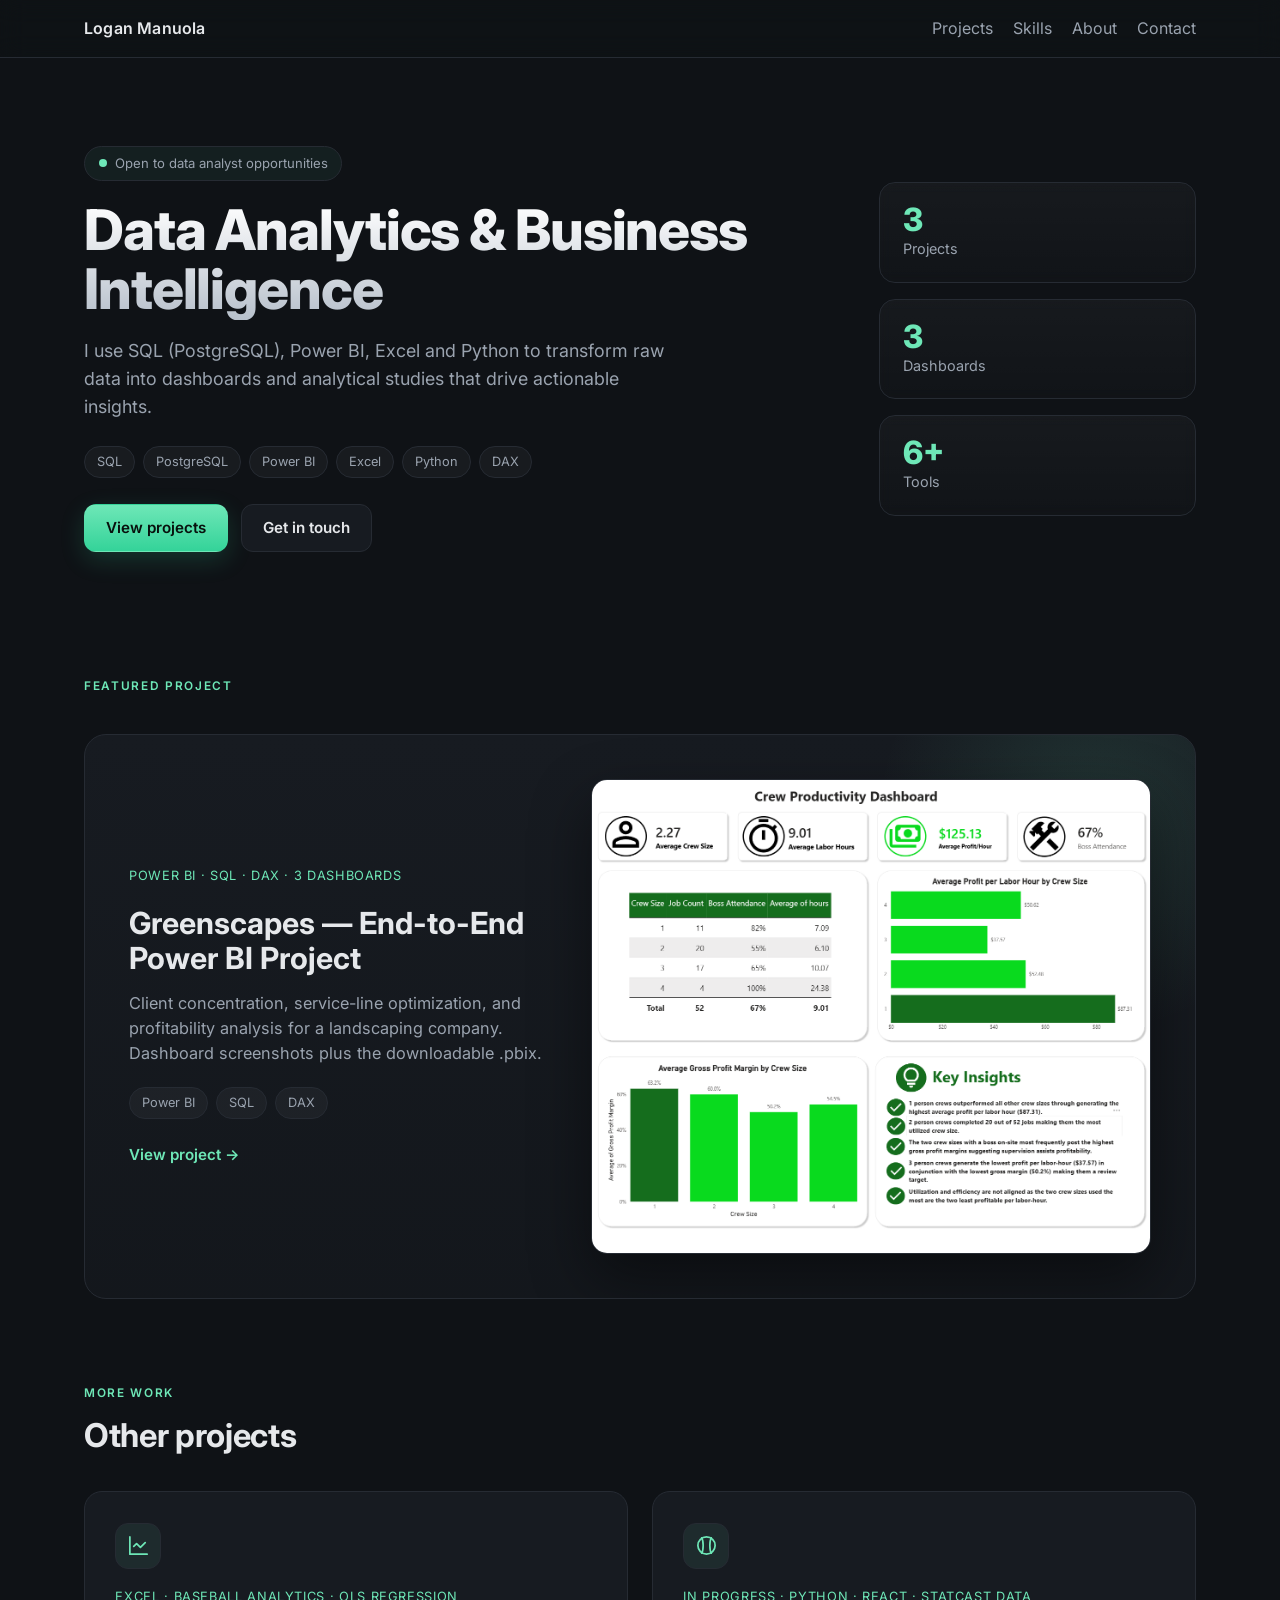
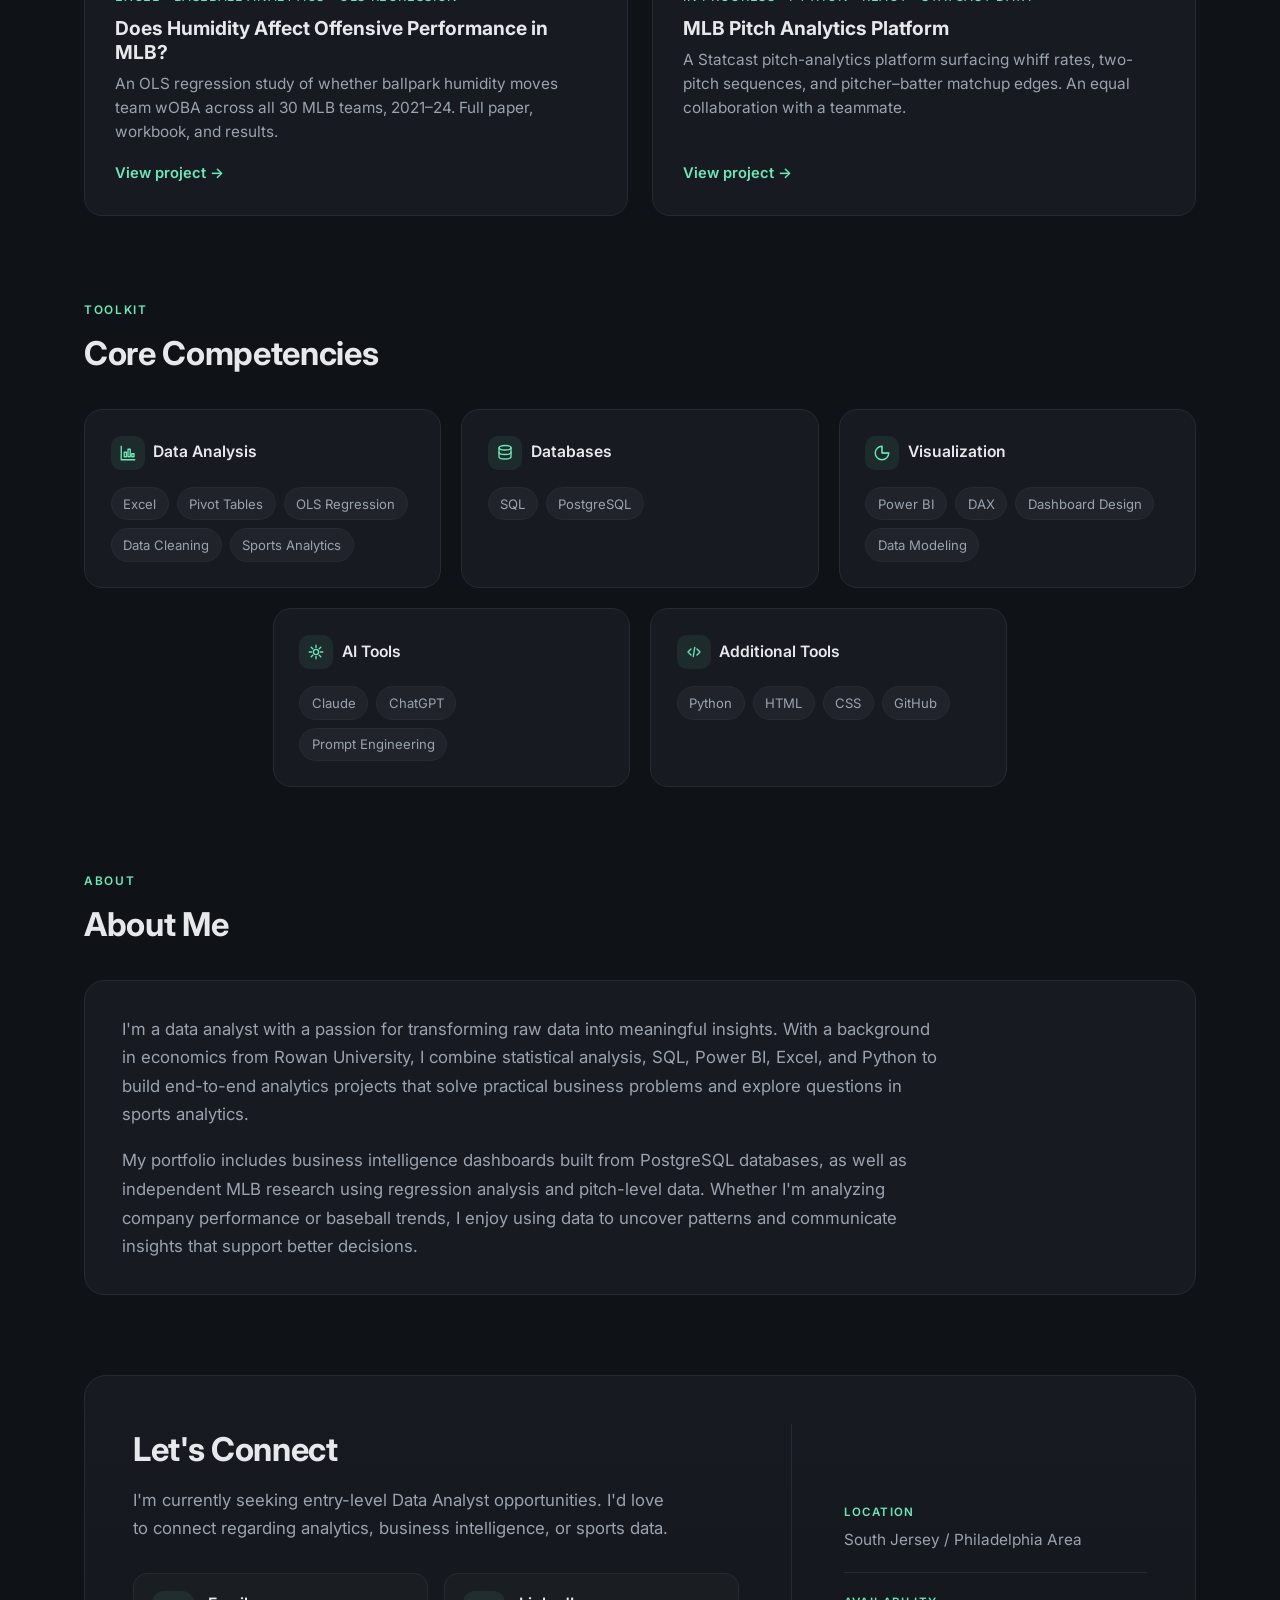
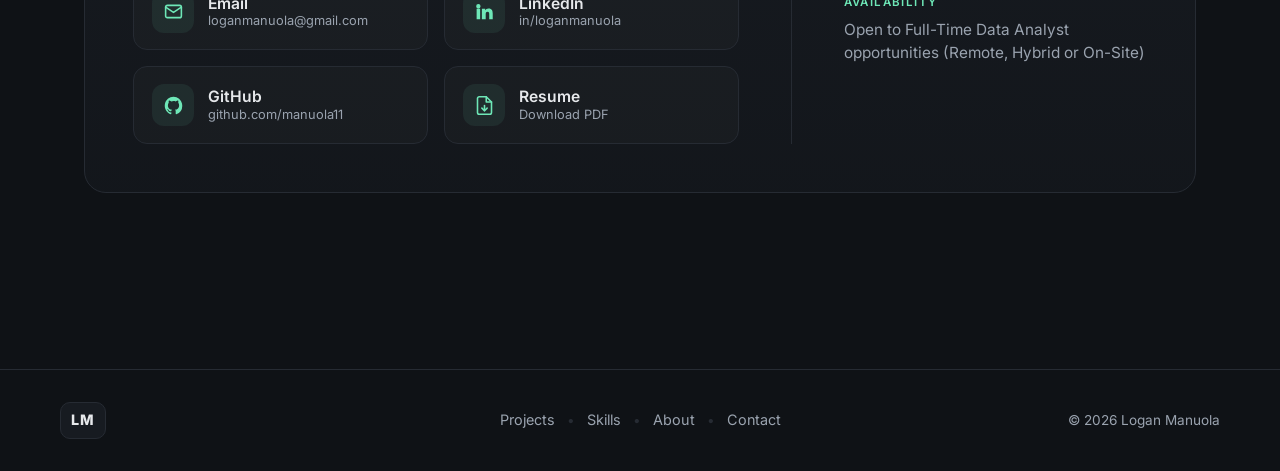
<file: index.html>
<!DOCTYPE html>
<html lang="en">
<head>
  <meta charset="UTF-8" />
  <meta name="viewport" content="width=device-width, initial-scale=1.0" />
  <title>Logan Manuola — Portfolio</title>
  <meta name="description" content="Data analytics portfolio: Power BI dashboards, baseball analytics, and MLB pitch data exploration." />
  <link rel="preconnect" href="https://fonts.googleapis.com" />
  <link rel="preconnect" href="https://fonts.gstatic.com" crossorigin />
  <link href="https://fonts.googleapis.com/css2?family=Inter:wght@400;500;600;700;800&display=swap" rel="stylesheet" />
  <link rel="stylesheet" href="styles.css?v=2" />
</head>
<body class="home">
  <div class="bg-decor" aria-hidden="true"></div>

  <header class="site-header">
    <nav class="nav">
      <a href="index.html" class="brand">Logan Manuola</a>
      <ul class="nav-links">
        <li><a href="#projects">Projects</a></li>
        <li><a href="#skills">Skills</a></li>
        <li><a href="#about">About</a></li>
        <li><a href="#contact">Contact</a></li>
      </ul>
    </nav>
  </header>

  <main>
    <!-- HERO -->
    <section class="hero">
      <div class="hero-content">
        <div class="hero-left reveal">
          <a class="status-pill" href="#contact"><span class="dot"></span> Open to data analyst opportunities</a>
          <h1>Data Analytics &amp; Business Intelligence</h1>
          <p class="lede">
            I use SQL (PostgreSQL), Power BI, Excel and Python to transform raw data into
            dashboards and analytical studies that drive actionable insights.
          </p>
          <div class="badges">
            <span class="badge">SQL</span>
            <span class="badge">PostgreSQL</span>
            <span class="badge">Power BI</span>
            <span class="badge">Excel</span>
            <span class="badge">Python</span>
            <span class="badge">DAX</span>
          </div>
          <div class="hero-cta">
            <a class="btn btn-primary" href="#projects">View projects</a>
            <a class="btn btn-ghost" href="#contact">Get in touch</a>
          </div>
        </div>

        <div class="hero-kpis reveal">
          <div class="kpi-card">
            <span class="kpi-num">3</span>
            <span class="kpi-label">Projects</span>
          </div>
          <div class="kpi-card">
            <span class="kpi-num">3</span>
            <span class="kpi-label">Dashboards</span>
          </div>
          <div class="kpi-card">
            <span class="kpi-num">6+</span>
            <span class="kpi-label">Tools</span>
          </div>
        </div>
      </div>
    </section>

    <!-- FEATURED PROJECT -->
    <section id="projects" class="section reveal">
      <div class="section-head">
        <span class="eyebrow">Featured project</span>
      </div>

      <a class="featured" href="projects/greenscapes.html" aria-label="Open the Greenscapes project">
        <div class="featured-info">
          <p class="tag">Power BI · SQL · DAX · 3 dashboards</p>
          <h3>Greenscapes — End-to-End Power BI Project</h3>
          <p>
            Client concentration, service-line optimization, and profitability analysis
            for a landscaping company. Dashboard screenshots plus the downloadable .pbix.
          </p>
          <div class="badges">
            <span class="badge">Power BI</span>
            <span class="badge">SQL</span>
            <span class="badge">DAX</span>
          </div>
          <span class="featured-link">View project →</span>
        </div>

        <div class="featured-preview">
          <img src="assets/images/Crew-Productivity-Dashboard.png"
               alt="Greenscapes Power BI dashboard preview" loading="lazy" />
        </div>
      </a>
    </section>

    <!-- OTHER PROJECTS -->
    <section class="section reveal">
      <div class="section-head">
        <span class="eyebrow">More work</span>
        <h2 class="section-title">Other projects</h2>
      </div>

      <div class="project-grid two">
        <a class="project-card" href="projects/baseball-woba.html">
          <span class="card-icon" aria-hidden="true">
            <svg viewBox="0 0 24 24" fill="none" stroke="currentColor" stroke-width="1.8"
                 stroke-linecap="round" stroke-linejoin="round">
              <path d="M3 3v18h18" />
              <path d="m19 9-5 5-4-4-3 3" />
            </svg>
          </span>
          <p class="tag">Excel · Baseball analytics · OLS regression</p>
          <h3>Does Humidity Affect Offensive Performance in MLB?</h3>
          <p>
            An OLS regression study of whether ballpark humidity moves team wOBA across
            all 30 MLB teams, 2021–24. Full paper, workbook, and results.
          </p>
          <span class="card-link">View project →</span>
        </a>

        <a class="project-card" href="projects/mlb-pitching.html">
          <span class="card-icon" aria-hidden="true">
            <svg viewBox="0 0 24 24" fill="none" stroke="currentColor" stroke-width="1.8"
                 stroke-linecap="round" stroke-linejoin="round">
              <circle cx="12" cy="12" r="9" />
              <path d="M7 4c2 3.2 2 12.8 0 16M17 4c-2 3.2-2 12.8 0 16" />
            </svg>
          </span>
          <p class="tag">In progress · Python · React · Statcast data</p>
          <h3>MLB Pitch Analytics Platform</h3>
          <p>
            A Statcast pitch-analytics platform surfacing whiff rates, two-pitch sequences,
            and pitcher–batter matchup edges. An equal collaboration with a teammate.
          </p>
          <span class="card-link">View project →</span>
        </a>
      </div>
    </section>

    <!-- SKILLS -->
    <section id="skills" class="section reveal">
      <div class="section-head">
        <span class="eyebrow">Toolkit</span>
        <h2 class="section-title">Core Competencies</h2>
      </div>

      <div class="skills-grid">
        <div class="skill-card">
          <h3>
            <span class="skill-ico" aria-hidden="true">
              <svg viewBox="0 0 24 24" fill="none" stroke="currentColor" stroke-width="1.8"
                   stroke-linecap="round" stroke-linejoin="round">
                <path d="M3 3v18h18" /><rect x="7" y="11" width="3" height="6" />
                <rect x="12" y="7" width="3" height="10" /><rect x="17" y="13" width="3" height="4" />
              </svg>
            </span>
            Data Analysis
          </h3>
          <div class="skill-pills">
            <span class="pill">Excel</span>
            <span class="pill">Pivot Tables</span>
            <span class="pill">OLS Regression</span>
            <span class="pill">Data Cleaning</span>
            <span class="pill">Sports Analytics</span>
          </div>
        </div>

        <div class="skill-card">
          <h3>
            <span class="skill-ico" aria-hidden="true">
              <svg viewBox="0 0 24 24" fill="none" stroke="currentColor" stroke-width="1.8"
                   stroke-linecap="round" stroke-linejoin="round">
                <ellipse cx="12" cy="5" rx="8" ry="3" />
                <path d="M4 5v6c0 1.7 3.6 3 8 3s8-1.3 8-3V5" />
                <path d="M4 11v6c0 1.7 3.6 3 8 3s8-1.3 8-3v-6" />
              </svg>
            </span>
            Databases
          </h3>
          <div class="skill-pills">
            <span class="pill">SQL</span>
            <span class="pill">PostgreSQL</span>
          </div>
        </div>

        <div class="skill-card">
          <h3>
            <span class="skill-ico" aria-hidden="true">
              <svg viewBox="0 0 24 24" fill="none" stroke="currentColor" stroke-width="1.8"
                   stroke-linecap="round" stroke-linejoin="round">
                <path d="M12 3a9 9 0 1 0 9 9h-9z" /><path d="M12 3v9h9" opacity="0.5" />
              </svg>
            </span>
            Visualization
          </h3>
          <div class="skill-pills">
            <span class="pill">Power BI</span>
            <span class="pill">DAX</span>
            <span class="pill">Dashboard Design</span>
            <span class="pill">Data Modeling</span>
          </div>
        </div>

        <div class="skill-card">
          <h3>
            <span class="skill-ico" aria-hidden="true">
              <svg viewBox="0 0 24 24" fill="none" stroke="currentColor" stroke-width="1.8"
                   stroke-linecap="round" stroke-linejoin="round">
                <path d="M12 3v3M12 18v3M3 12h3M18 12h3M5.6 5.6l2.1 2.1M16.3 16.3l2.1 2.1M18.4 5.6l-2.1 2.1M7.7 16.3l-2.1 2.1" />
                <circle cx="12" cy="12" r="3.5" />
              </svg>
            </span>
            AI Tools
          </h3>
          <div class="skill-pills">
            <span class="pill">Claude</span>
            <span class="pill">ChatGPT</span>
            <span class="pill">Prompt Engineering</span>
          </div>
        </div>

        <div class="skill-card">
          <h3>
            <span class="skill-ico" aria-hidden="true">
              <svg viewBox="0 0 24 24" fill="none" stroke="currentColor" stroke-width="1.8"
                   stroke-linecap="round" stroke-linejoin="round">
                <path d="m8 8-4 4 4 4" /><path d="m16 8 4 4-4 4" /><path d="m13 6-2 12" />
              </svg>
            </span>
            Additional Tools
          </h3>
          <div class="skill-pills">
            <span class="pill">Python</span>
            <span class="pill">HTML</span>
            <span class="pill">CSS</span>
            <span class="pill">GitHub</span>
          </div>
        </div>
      </div>
    </section>

    <!-- ABOUT -->
    <section id="about" class="section reveal">
      <div class="section-head">
        <span class="eyebrow">About</span>
        <h2 class="section-title">About Me</h2>
      </div>

      <div class="about-card">
        <p>
          I'm a data analyst with a passion for transforming raw data into meaningful insights.
          With a background in economics from Rowan University, I combine statistical analysis,
          SQL, Power BI, Excel, and Python to build end-to-end analytics projects that solve
          practical business problems and explore questions in sports analytics.
        </p>
        <p>
          My portfolio includes business intelligence dashboards built from PostgreSQL databases,
          as well as independent MLB research using regression analysis and pitch-level data.
          Whether I'm analyzing company performance or baseball trends, I enjoy using data to
          uncover patterns and communicate insights that support better decisions.
        </p>
      </div>
    </section>

    <!-- CONTACT / LET'S CONNECT -->
    <section id="contact" class="section reveal">
      <div class="connect">
        <div class="connect-main">
          <h2 class="section-title">Let's Connect</h2>
          <p class="connect-lede">
            I'm currently seeking entry-level Data Analyst opportunities. I'd love to connect
            regarding analytics, business intelligence, or sports data.
          </p>

          <div class="connect-grid">
            <a class="connect-card" href="mailto:loganmanuola@gmail.com" aria-label="Email Logan Manuola">
              <span class="cc-ico">
                <svg viewBox="0 0 24 24" fill="none" stroke="currentColor" stroke-width="1.8"
                     stroke-linecap="round" stroke-linejoin="round" aria-hidden="true">
                  <rect x="3" y="5" width="18" height="14" rx="2" />
                  <path d="m3 7 9 6 9-6" />
                </svg>
              </span>
              <span class="cc-text">
                <span class="cc-label">Email</span>
                <span class="cc-sub">loganmanuola@gmail.com</span>
              </span>
            </a>

            <a class="connect-card" href="https://www.linkedin.com/in/loganmanuola/"
               target="_blank" rel="noopener" aria-label="Logan Manuola on LinkedIn">
              <span class="cc-ico">
                <svg viewBox="0 0 24 24" fill="currentColor" aria-hidden="true">
                  <path d="M4.98 3.5a2.5 2.5 0 1 1 0 5 2.5 2.5 0 0 1 0-5zM3 8.98h4v12H3v-12zM9 8.98h3.8v1.64h.05c.53-1 1.83-2.05 3.77-2.05 4.03 0 4.78 2.65 4.78 6.1v6.31h-4v-5.6c0-1.34-.02-3.06-1.87-3.06-1.87 0-2.16 1.46-2.16 2.97v5.69H9v-12z" />
                </svg>
              </span>
              <span class="cc-text">
                <span class="cc-label">LinkedIn</span>
                <span class="cc-sub">in/loganmanuola</span>
              </span>
            </a>

            <a class="connect-card" href="https://github.com/manuola11"
               target="_blank" rel="noopener" aria-label="Logan Manuola on GitHub">
              <span class="cc-ico">
                <svg viewBox="0 0 24 24" fill="currentColor" aria-hidden="true">
                  <path d="M12 2C6.48 2 2 6.58 2 12.26c0 4.5 2.87 8.32 6.84 9.67.5.09.68-.22.68-.49l-.01-1.7c-2.78.62-3.37-1.37-3.37-1.37-.45-1.18-1.11-1.49-1.11-1.49-.91-.63.07-.62.07-.62 1 .07 1.53 1.06 1.53 1.06.89 1.56 2.34 1.11 2.91.85.09-.66.35-1.11.63-1.37-2.22-.26-4.55-1.14-4.55-5.07 0-1.12.39-2.03 1.03-2.75-.1-.26-.45-1.31.1-2.72 0 0 .84-.27 2.75 1.05a9.4 9.4 0 0 1 2.5-.34c.85 0 1.71.12 2.51.34 1.91-1.32 2.75-1.05 2.75-1.05.55 1.41.2 2.46.1 2.72.64.72 1.03 1.63 1.03 2.75 0 3.94-2.34 4.81-4.57 5.07.36.32.68.94.68 1.9l-.01 2.82c0 .27.18.58.69.48A10.02 10.02 0 0 0 22 12.26C22 6.58 17.52 2 12 2z" />
                </svg>
              </span>
              <span class="cc-text">
                <span class="cc-label">GitHub</span>
                <span class="cc-sub">github.com/manuola11</span>
              </span>
            </a>

            <a class="connect-card" href="assets/files/Logan-Manuola-Resume.pdf" download
               aria-label="Download Logan Manuola's resume">
              <span class="cc-ico">
                <svg viewBox="0 0 24 24" fill="none" stroke="currentColor" stroke-width="1.8"
                     stroke-linecap="round" stroke-linejoin="round" aria-hidden="true">
                  <path d="M14 2H6a2 2 0 0 0-2 2v16a2 2 0 0 0 2 2h12a2 2 0 0 0 2-2V8z" />
                  <path d="M14 2v6h6" />
                  <path d="M12 12v6" />
                  <path d="m9 15 3 3 3-3" />
                </svg>
              </span>
              <span class="cc-text">
                <span class="cc-label">Resume</span>
                <span class="cc-sub">Download PDF</span>
              </span>
            </a>
          </div>
        </div>

        <aside class="connect-aside">
          <div class="info-block">
            <span class="info-label">Location</span>
            <span class="info-value">South Jersey / Philadelphia Area</span>
          </div>
          <div class="info-block">
            <span class="info-label">Availability</span>
            <span class="info-value">
              Open to Full-Time Data Analyst opportunities (Remote, Hybrid or On-Site)
            </span>
          </div>
        </aside>
      </div>
    </section>
  </main>

  <footer class="site-footer">
    <div class="footer-inner">
      <span class="footer-logo">LM</span>
      <nav class="footer-nav" aria-label="Footer">
        <a href="#projects">Projects</a>
        <span class="sep" aria-hidden="true">•</span>
        <a href="#skills">Skills</a>
        <span class="sep" aria-hidden="true">•</span>
        <a href="#about">About</a>
        <span class="sep" aria-hidden="true">•</span>
        <a href="#contact">Contact</a>
      </nav>
      <span class="footer-copy">&copy; <span id="year"></span> Logan Manuola</span>
    </div>
  </footer>

  <script src="script.js"></script>
</body>
</html>
</file>
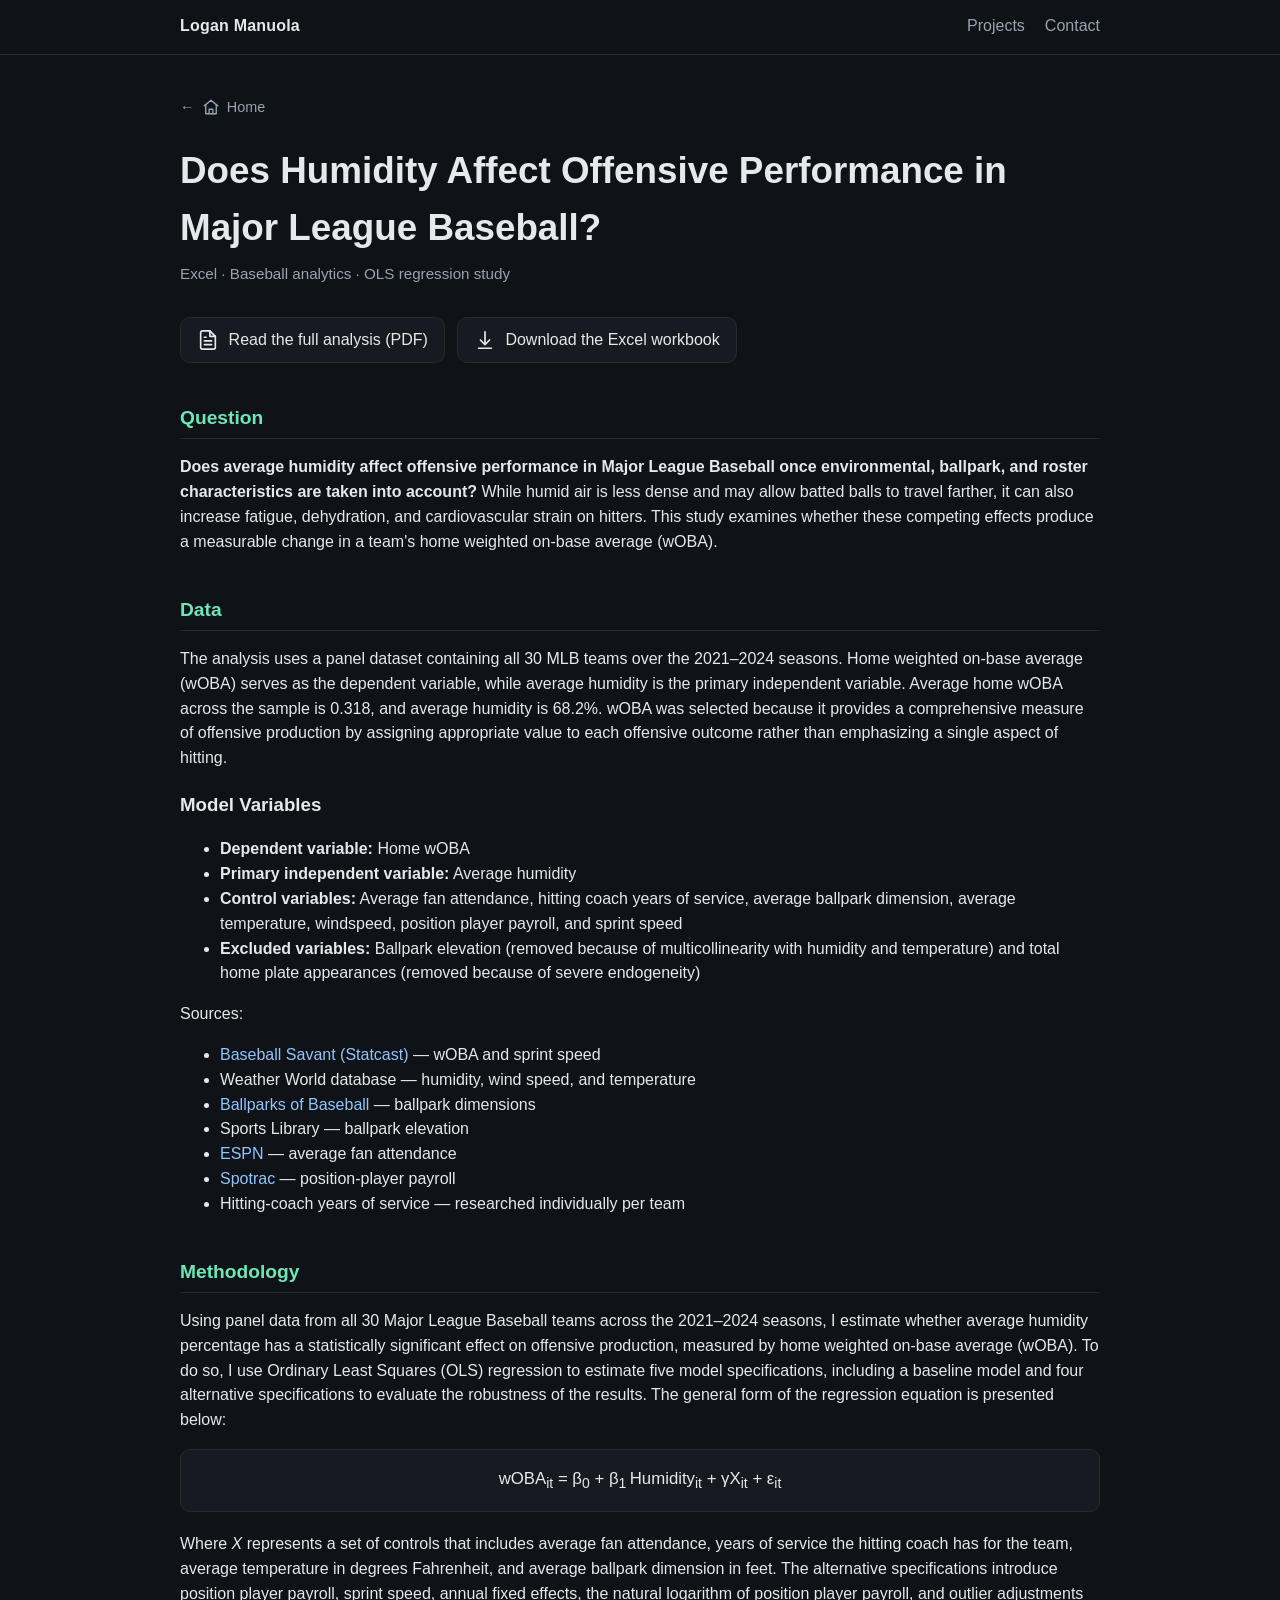
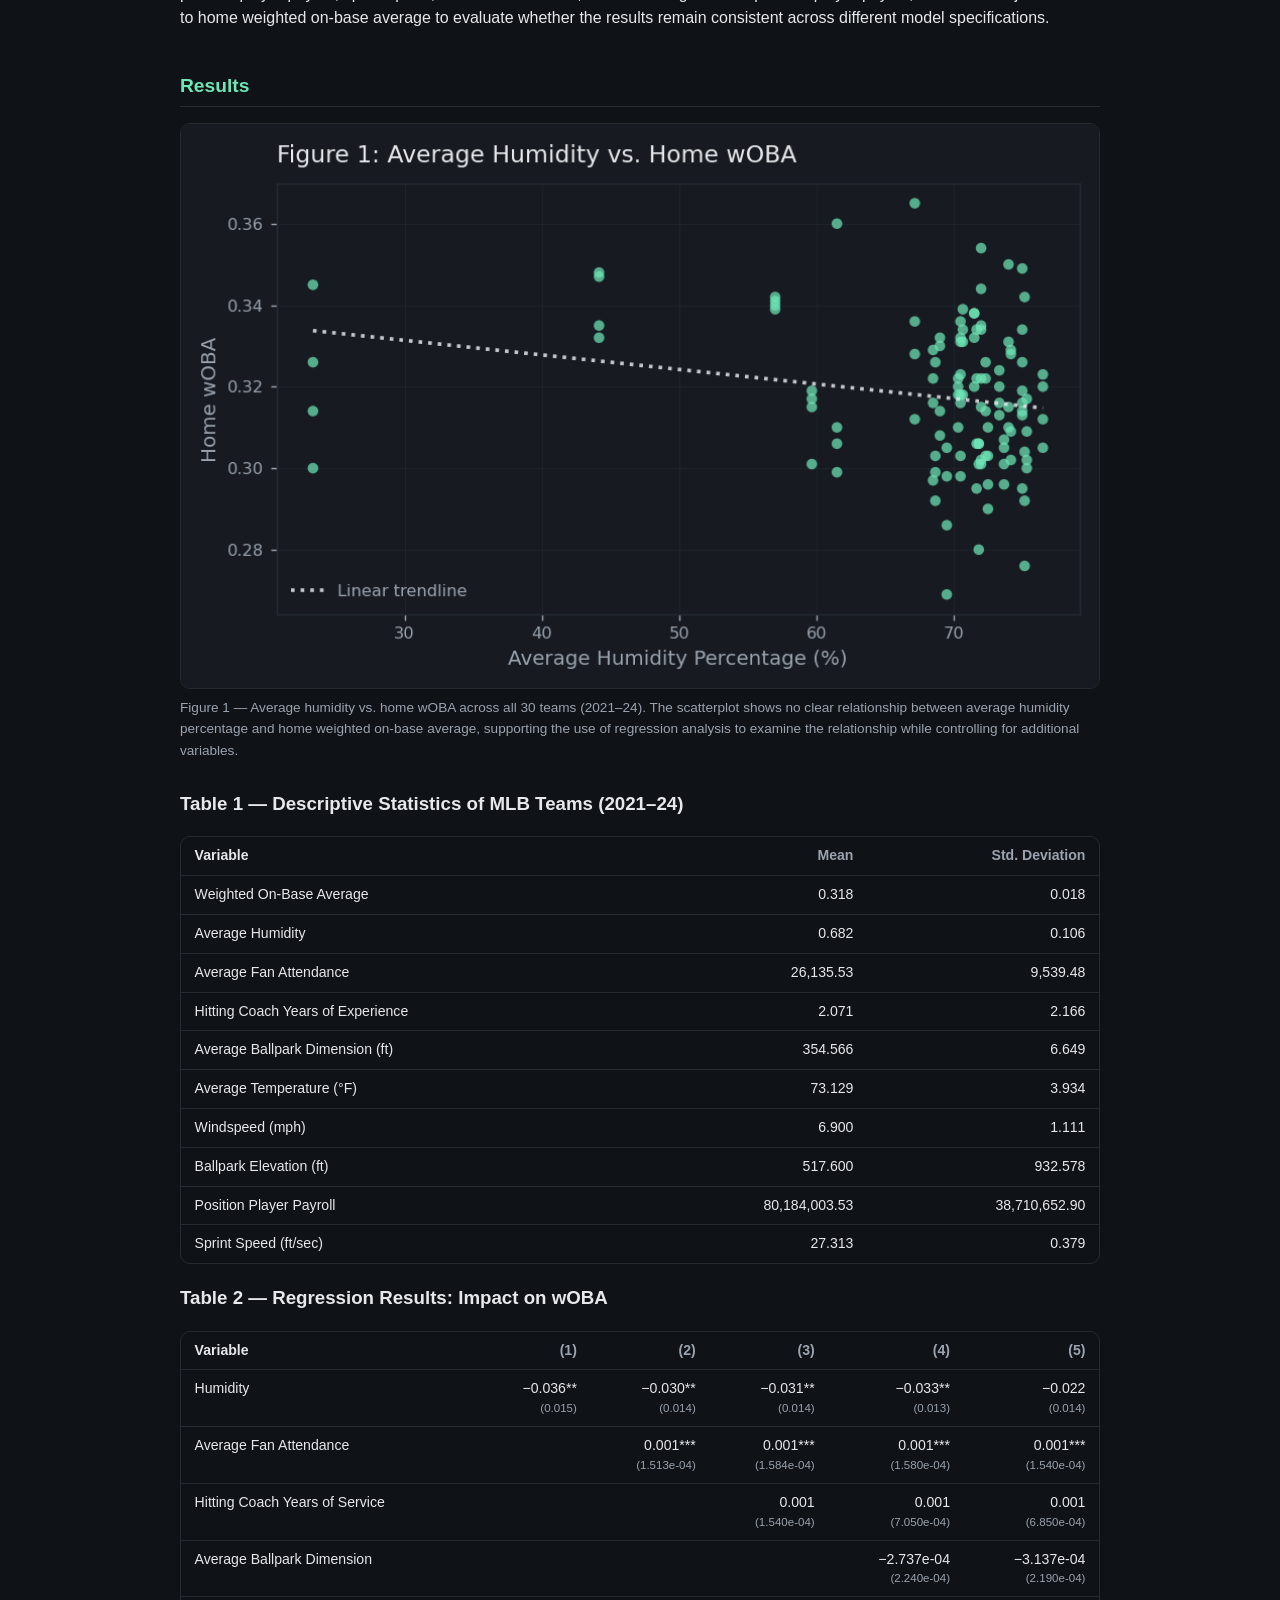
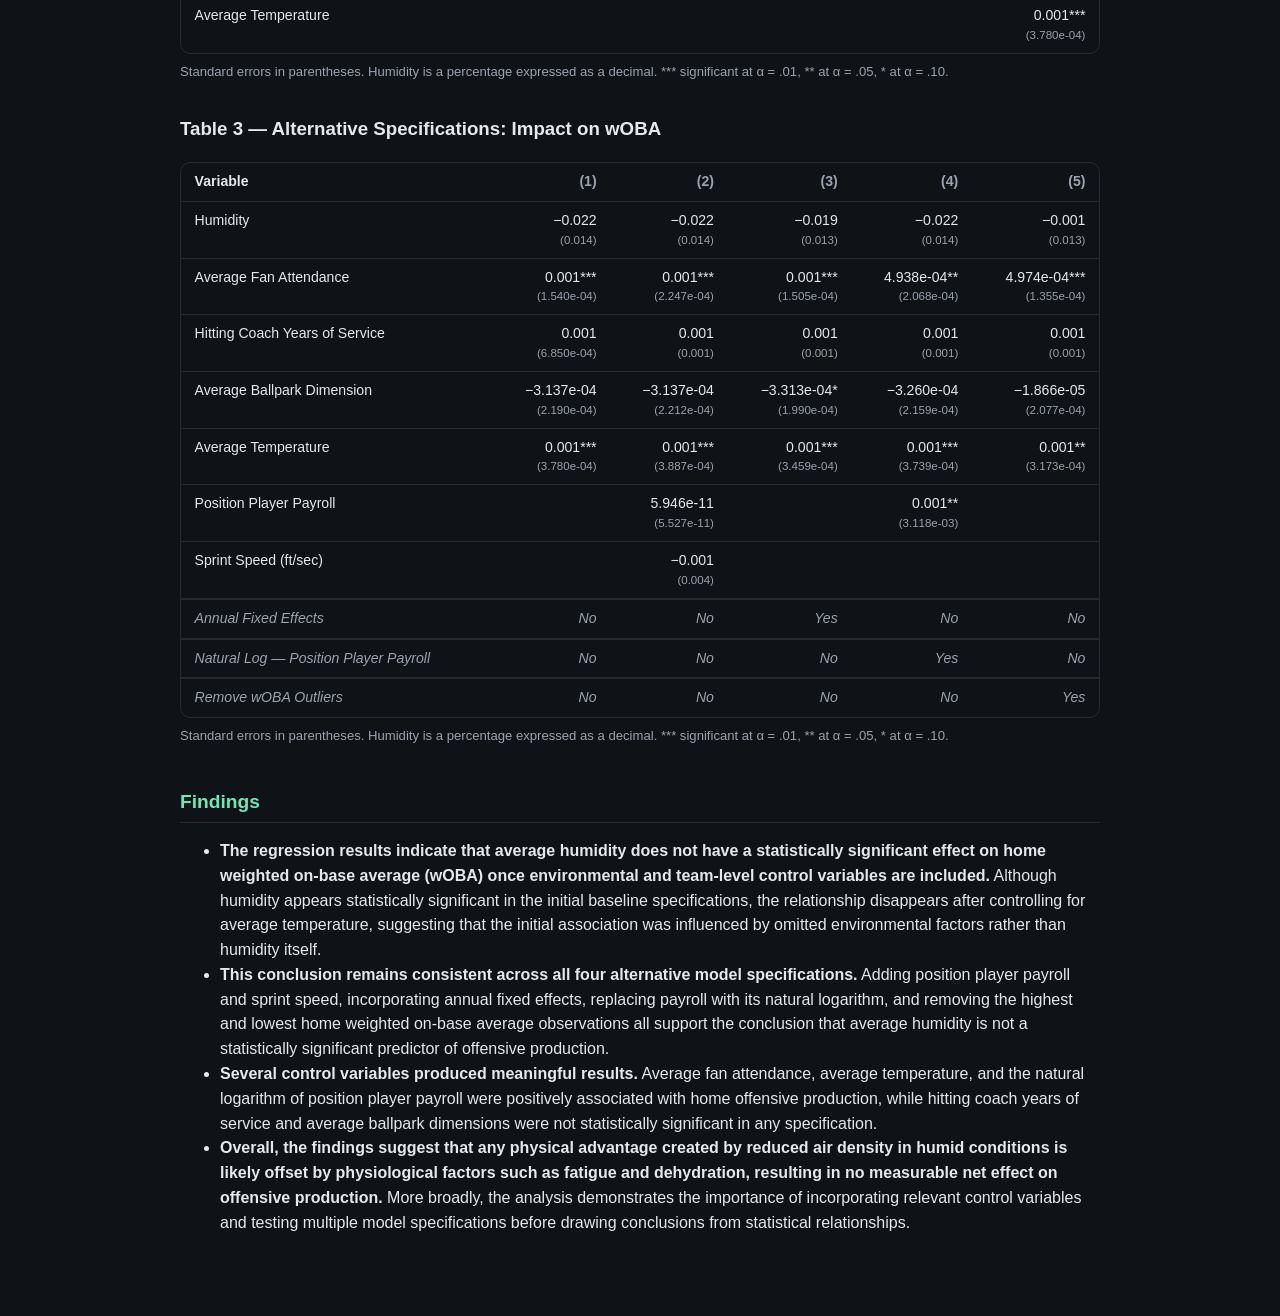
<file: projects/baseball-woba.html>
<!DOCTYPE html>
<html lang="en">
<head>
  <meta charset="UTF-8" />
  <meta name="viewport" content="width=device-width, initial-scale=1.0" />
  <title>Does Humidity Affect Offensive Performance in MLB? — Logan Manuola</title>
  <link rel="stylesheet" href="../styles.css" />
</head>
<body>
  <header class="site-header">
    <nav class="nav">
      <a href="../index.html" class="brand">Logan Manuola</a>
      <ul class="nav-links">
        <li><a href="../index.html#projects">Projects</a></li>
        <li><a href="../index.html#contact">Contact</a></li>
      </ul>
    </nav>
  </header>

  <main class="project-page">
    <a class="back" href="../index.html" aria-label="Back to home">
      <span aria-hidden="true">&larr;</span>
      <svg class="home-icon" viewBox="0 0 24 24" fill="none" stroke="currentColor"
           stroke-width="1.8" stroke-linecap="round" stroke-linejoin="round" aria-hidden="true">
        <path d="M3 10.5 12 3l9 7.5" />
        <path d="M5 9.5V21h14V9.5" />
        <path d="M9.5 21v-6h5v6" />
      </svg>
      <span>Home</span>
    </a>
    <h1>Does Humidity Affect Offensive Performance in Major League Baseball?</h1>
    <p class="project-meta">Excel · Baseball analytics · OLS regression study</p>

    <div class="contact-links">
      <a class="contact-link" href="../assets/pdfs/ballpark-conditions-analysis.pdf"
         target="_blank" rel="noopener">
        <svg class="contact-icon" viewBox="0 0 24 24" fill="none" stroke="currentColor"
             stroke-width="1.8" stroke-linecap="round" stroke-linejoin="round" aria-hidden="true">
          <path d="M14 2H6a2 2 0 0 0-2 2v16a2 2 0 0 0 2 2h12a2 2 0 0 0 2-2V8z" />
          <path d="M14 2v6h6" />
          <path d="M8 13h8M8 17h8M8 9h2" />
        </svg>
        <span>Read the full analysis (PDF)</span>
      </a>
      <a class="contact-link" href="../assets/files/ballpark-conditions-analysis.xlsx" download>
        <svg class="contact-icon" viewBox="0 0 24 24" fill="none" stroke="currentColor"
             stroke-width="1.8" stroke-linecap="round" stroke-linejoin="round" aria-hidden="true">
          <path d="M12 3v12" />
          <path d="m7 12 5 5 5-5" />
          <path d="M5 21h14" />
        </svg>
        <span>Download the Excel workbook</span>
      </a>
    </div>

    <h2>Question</h2>
    <p>
      <strong>Does average humidity affect offensive performance in Major League Baseball once
      environmental, ballpark, and roster characteristics are taken into account?</strong> While
      humid air is less dense and may allow batted balls to travel farther, it can also
      increase fatigue, dehydration, and cardiovascular strain on hitters. This study
      examines whether these competing effects produce a measurable change in a team's home
      weighted on-base average (wOBA).
    </p>

    <h2>Data</h2>
    <p>
      The analysis uses a panel dataset containing all 30 MLB teams over the 2021–2024
      seasons. Home weighted on-base average (wOBA) serves as the dependent variable, while
      average humidity is the primary independent variable. Average home wOBA across the
      sample is 0.318, and average humidity is 68.2%. wOBA was selected because it provides a
      comprehensive measure of offensive production by assigning appropriate value to each
      offensive outcome rather than emphasizing a single aspect of hitting.
    </p>
    <h3>Model Variables</h3>
    <ul>
      <li><strong>Dependent variable:</strong> Home wOBA</li>
      <li><strong>Primary independent variable:</strong> Average humidity</li>
      <li>
        <strong>Control variables:</strong> Average fan attendance, hitting coach years of
        service, average ballpark dimension, average temperature, windspeed, position player
        payroll, and sprint speed
      </li>
      <li>
        <strong>Excluded variables:</strong> Ballpark elevation (removed because of
        multicollinearity with humidity and temperature) and total home plate appearances
        (removed because of severe endogeneity)
      </li>
    </ul>
    <p>Sources:</p>
    <ul>
      <li><a href="https://baseballsavant.mlb.com/leaderboard/expected_statistics" target="_blank" rel="noopener">Baseball Savant (Statcast)</a> — wOBA and sprint speed</li>
      <li>Weather World database — humidity, wind speed, and temperature</li>
      <li><a href="https://www.ballparksofbaseball.com/comparisons/" target="_blank" rel="noopener">Ballparks of Baseball</a> — ballpark dimensions</li>
      <li>Sports Library — ballpark elevation</li>
      <li><a href="https://www.espn.com/mlb/attendance" target="_blank" rel="noopener">ESPN</a> — average fan attendance</li>
      <li><a href="https://www.spotrac.com/mlb/payroll" target="_blank" rel="noopener">Spotrac</a> — position-player payroll</li>
      <li>Hitting-coach years of service — researched individually per team</li>
    </ul>

    <h2>Methodology</h2>
    <p>
      Using panel data from all 30 Major League Baseball teams across the 2021–2024 seasons,
      I estimate whether average humidity percentage has a statistically significant effect
      on offensive production, measured by home weighted on-base average (wOBA). To do so, I
      use Ordinary Least Squares (OLS) regression to estimate five model specifications,
      including a baseline model and four alternative specifications to evaluate the
      robustness of the results. The general form of the regression equation is presented
      below:
    </p>
    <p class="equation">
      wOBA<sub>it</sub> = β<sub>0</sub> + β<sub>1</sub>&thinsp;Humidity<sub>it</sub>
      + γX<sub>it</sub> + ε<sub>it</sub>
    </p>
    <p>
      Where <em>X</em> represents a set of controls that includes average fan attendance,
      years of service the hitting coach has for the team, average temperature in degrees
      Fahrenheit, and average ballpark dimension in feet. The alternative specifications
      introduce position player payroll, sprint speed, annual fixed effects, the natural
      logarithm of position player payroll, and outlier adjustments to home weighted on-base
      average to evaluate whether the results remain consistent across different model
      specifications.
    </p>

    <h2>Results</h2>

    <figure class="figure">
      <img src="../assets/images/woba-figure1-scatter.png"
           alt="Scatterplot of average humidity percentage versus home wOBA for all 30 MLB teams, 2021–2024, showing a broad spread with no clear relationship" loading="lazy" />
      <figcaption>
        Figure 1 — Average humidity vs. home wOBA across all 30 teams (2021–24). The
        scatterplot shows no clear relationship between average humidity percentage and home
        weighted on-base average, supporting the use of regression analysis to examine the
        relationship while controlling for additional variables.
      </figcaption>
    </figure>

    <h3>Table 1 — Descriptive Statistics of MLB Teams (2021–24)</h3>
    <div class="table-wrap">
      <table class="data-table">
        <thead>
          <tr><th scope="col">Variable</th><th scope="col">Mean</th><th scope="col">Std. Deviation</th></tr>
        </thead>
        <tbody>
          <tr><td>Weighted On-Base Average</td><td>0.318</td><td>0.018</td></tr>
          <tr><td>Average Humidity</td><td>0.682</td><td>0.106</td></tr>
          <tr><td>Average Fan Attendance</td><td>26,135.53</td><td>9,539.48</td></tr>
          <tr><td>Hitting Coach Years of Experience</td><td>2.071</td><td>2.166</td></tr>
          <tr><td>Average Ballpark Dimension (ft)</td><td>354.566</td><td>6.649</td></tr>
          <tr><td>Average Temperature (°F)</td><td>73.129</td><td>3.934</td></tr>
          <tr><td>Windspeed (mph)</td><td>6.900</td><td>1.111</td></tr>
          <tr><td>Ballpark Elevation (ft)</td><td>517.600</td><td>932.578</td></tr>
          <tr><td>Position Player Payroll</td><td>80,184,003.53</td><td>38,710,652.90</td></tr>
          <tr><td>Sprint Speed (ft/sec)</td><td>27.313</td><td>0.379</td></tr>
        </tbody>
      </table>
    </div>

    <h3>Table 2 — Regression Results: Impact on wOBA</h3>
    <div class="table-wrap">
      <table class="data-table">
        <thead>
          <tr>
            <th scope="col">Variable</th>
            <th scope="col">(1)</th><th scope="col">(2)</th><th scope="col">(3)</th>
            <th scope="col">(4)</th><th scope="col">(5)</th>
          </tr>
        </thead>
        <tbody>
          <tr>
            <td>Humidity</td>
            <td>−0.036**<span class="se">(0.015)</span></td>
            <td>−0.030**<span class="se">(0.014)</span></td>
            <td>−0.031**<span class="se">(0.014)</span></td>
            <td>−0.033**<span class="se">(0.013)</span></td>
            <td>−0.022<span class="se">(0.014)</span></td>
          </tr>
          <tr>
            <td>Average Fan Attendance</td>
            <td></td>
            <td>0.001***<span class="se">(1.513e-04)</span></td>
            <td>0.001***<span class="se">(1.584e-04)</span></td>
            <td>0.001***<span class="se">(1.580e-04)</span></td>
            <td>0.001***<span class="se">(1.540e-04)</span></td>
          </tr>
          <tr>
            <td>Hitting Coach Years of Service</td>
            <td></td><td></td>
            <td>0.001<span class="se">(1.540e-04)</span></td>
            <td>0.001<span class="se">(7.050e-04)</span></td>
            <td>0.001<span class="se">(6.850e-04)</span></td>
          </tr>
          <tr>
            <td>Average Ballpark Dimension</td>
            <td></td><td></td><td></td>
            <td>−2.737e-04<span class="se">(2.240e-04)</span></td>
            <td>−3.137e-04<span class="se">(2.190e-04)</span></td>
          </tr>
          <tr>
            <td>Average Temperature</td>
            <td></td><td></td><td></td><td></td>
            <td>0.001***<span class="se">(3.780e-04)</span></td>
          </tr>
        </tbody>
      </table>
    </div>
    <p class="table-note">
      Standard errors in parentheses. Humidity is a percentage expressed as a decimal.
      *** significant at α = .01, ** at α = .05, * at α = .10.
    </p>

    <h3>Table 3 — Alternative Specifications: Impact on wOBA</h3>
    <div class="table-wrap">
      <table class="data-table">
        <thead>
          <tr>
            <th scope="col">Variable</th>
            <th scope="col">(1)</th><th scope="col">(2)</th><th scope="col">(3)</th>
            <th scope="col">(4)</th><th scope="col">(5)</th>
          </tr>
        </thead>
        <tbody>
          <tr>
            <td>Humidity</td>
            <td>−0.022<span class="se">(0.014)</span></td>
            <td>−0.022<span class="se">(0.014)</span></td>
            <td>−0.019<span class="se">(0.013)</span></td>
            <td>−0.022<span class="se">(0.014)</span></td>
            <td>−0.001<span class="se">(0.013)</span></td>
          </tr>
          <tr>
            <td>Average Fan Attendance</td>
            <td>0.001***<span class="se">(1.540e-04)</span></td>
            <td>0.001***<span class="se">(2.247e-04)</span></td>
            <td>0.001***<span class="se">(1.505e-04)</span></td>
            <td>4.938e-04**<span class="se">(2.068e-04)</span></td>
            <td>4.974e-04***<span class="se">(1.355e-04)</span></td>
          </tr>
          <tr>
            <td>Hitting Coach Years of Service</td>
            <td>0.001<span class="se">(6.850e-04)</span></td>
            <td>0.001<span class="se">(0.001)</span></td>
            <td>0.001<span class="se">(0.001)</span></td>
            <td>0.001<span class="se">(0.001)</span></td>
            <td>0.001<span class="se">(0.001)</span></td>
          </tr>
          <tr>
            <td>Average Ballpark Dimension</td>
            <td>−3.137e-04<span class="se">(2.190e-04)</span></td>
            <td>−3.137e-04<span class="se">(2.212e-04)</span></td>
            <td>−3.313e-04*<span class="se">(1.990e-04)</span></td>
            <td>−3.260e-04<span class="se">(2.159e-04)</span></td>
            <td>−1.866e-05<span class="se">(2.077e-04)</span></td>
          </tr>
          <tr>
            <td>Average Temperature</td>
            <td>0.001***<span class="se">(3.780e-04)</span></td>
            <td>0.001***<span class="se">(3.887e-04)</span></td>
            <td>0.001***<span class="se">(3.459e-04)</span></td>
            <td>0.001***<span class="se">(3.739e-04)</span></td>
            <td>0.001**<span class="se">(3.173e-04)</span></td>
          </tr>
          <tr>
            <td>Position Player Payroll</td>
            <td></td>
            <td>5.946e-11<span class="se">(5.527e-11)</span></td>
            <td></td>
            <td>0.001**<span class="se">(3.118e-03)</span></td>
            <td></td>
          </tr>
          <tr>
            <td>Sprint Speed (ft/sec)</td>
            <td></td>
            <td>−0.001<span class="se">(0.004)</span></td>
            <td></td><td></td><td></td>
          </tr>
          <tr class="indicator"><td>Annual Fixed Effects</td><td>No</td><td>No</td><td>Yes</td><td>No</td><td>No</td></tr>
          <tr class="indicator"><td>Natural Log — Position Player Payroll</td><td>No</td><td>No</td><td>No</td><td>Yes</td><td>No</td></tr>
          <tr class="indicator"><td>Remove wOBA Outliers</td><td>No</td><td>No</td><td>No</td><td>No</td><td>Yes</td></tr>
        </tbody>
      </table>
    </div>
    <p class="table-note">
      Standard errors in parentheses. Humidity is a percentage expressed as a decimal.
      *** significant at α = .01, ** at α = .05, * at α = .10.
    </p>

    <h2>Findings</h2>
    <ul>
      <li>
        <strong>The regression results indicate that average humidity does not have a
        statistically significant effect on home weighted on-base average (wOBA) once
        environmental and team-level control variables are included.</strong> Although
        humidity appears statistically significant in the initial baseline specifications, the
        relationship disappears after controlling for average temperature, suggesting that the
        initial association was influenced by omitted environmental factors rather than
        humidity itself.
      </li>
      <li>
        <strong>This conclusion remains consistent across all four alternative model
        specifications.</strong> Adding position player payroll and sprint speed,
        incorporating annual fixed effects, replacing payroll with its natural logarithm, and
        removing the highest and lowest home weighted on-base average observations all support
        the conclusion that average humidity is not a statistically significant predictor of
        offensive production.
      </li>
      <li>
        <strong>Several control variables produced meaningful results.</strong> Average fan
        attendance, average temperature, and the natural logarithm of position player payroll
        were positively associated with home offensive production, while hitting coach years
        of service and average ballpark dimensions were not statistically significant in any
        specification.
      </li>
      <li>
        <strong>Overall, the findings suggest that any physical advantage created by reduced
        air density in humid conditions is likely offset by physiological factors such as
        fatigue and dehydration, resulting in no measurable net effect on offensive
        production.</strong> More broadly, the analysis demonstrates the importance of
        incorporating relevant control variables and testing multiple model specifications
        before drawing conclusions from statistical relationships.
      </li>
    </ul>
  </main>
</body>
</html>
</file>
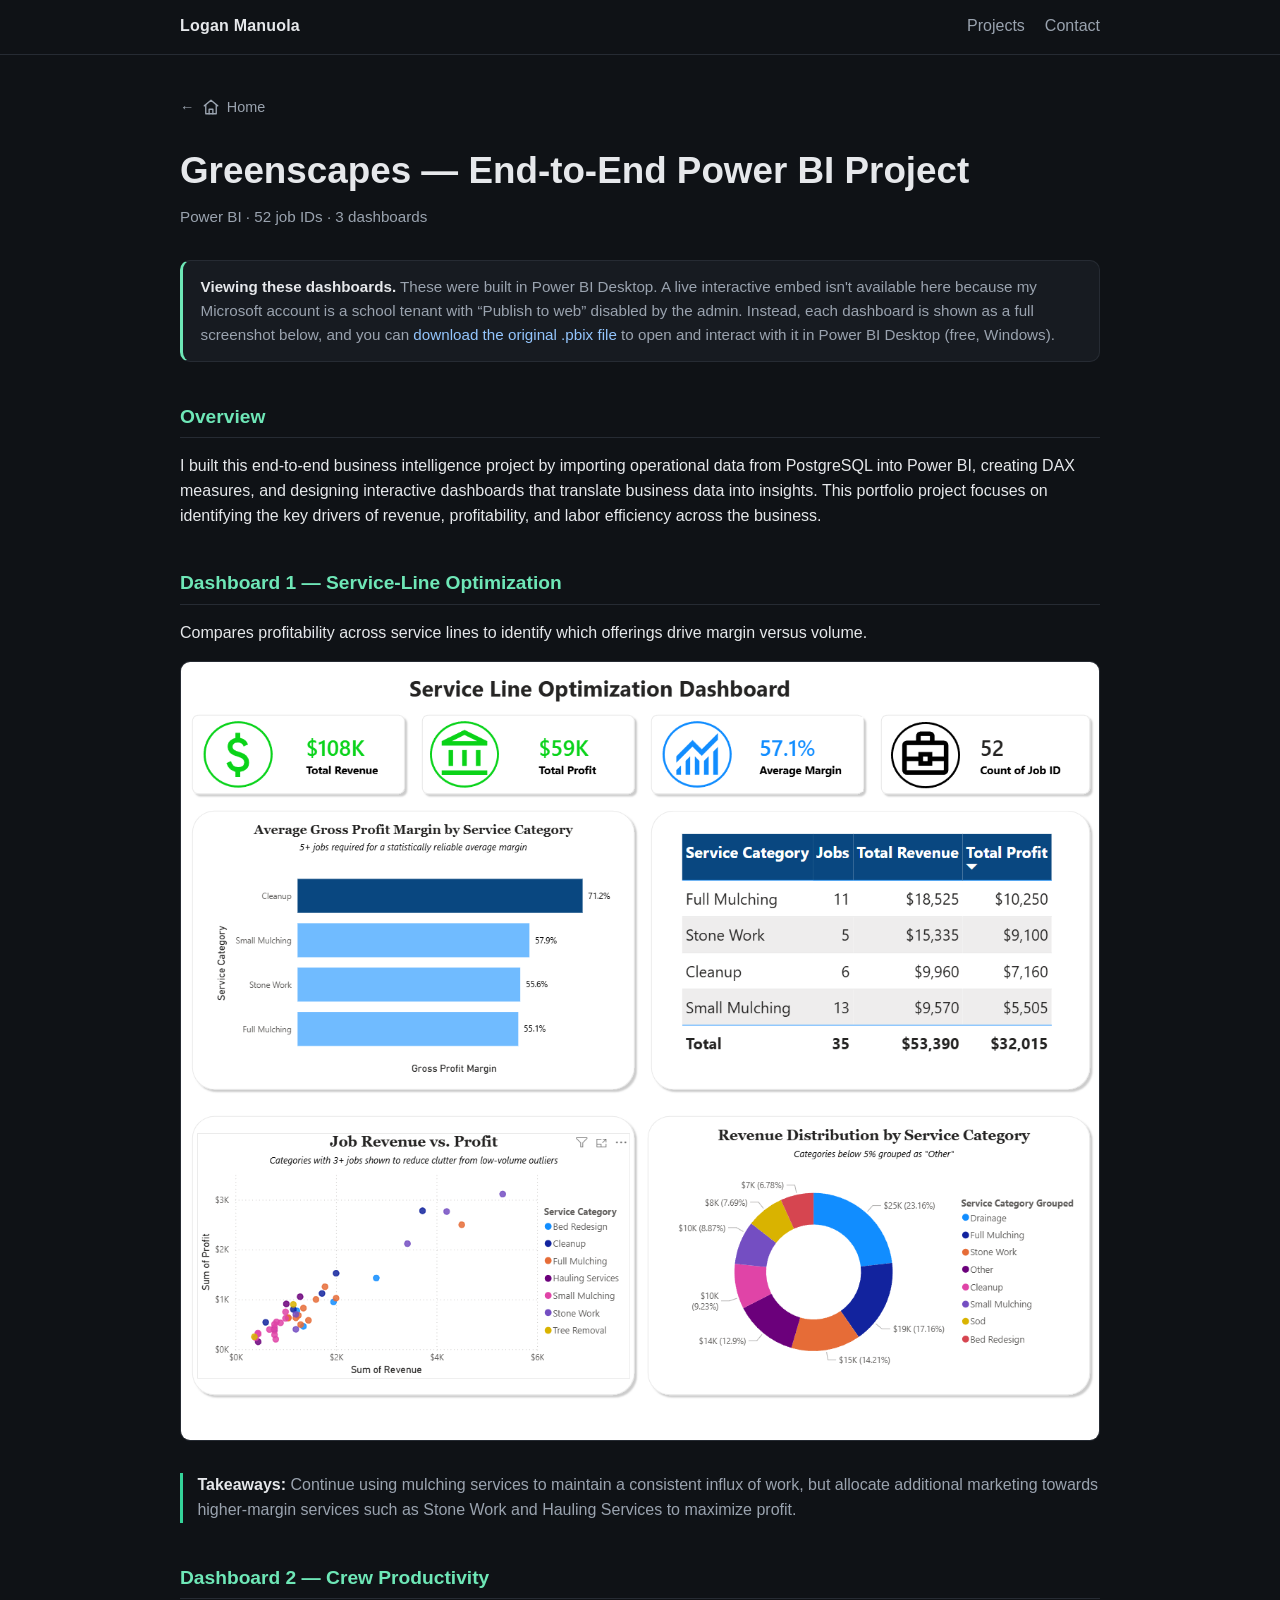
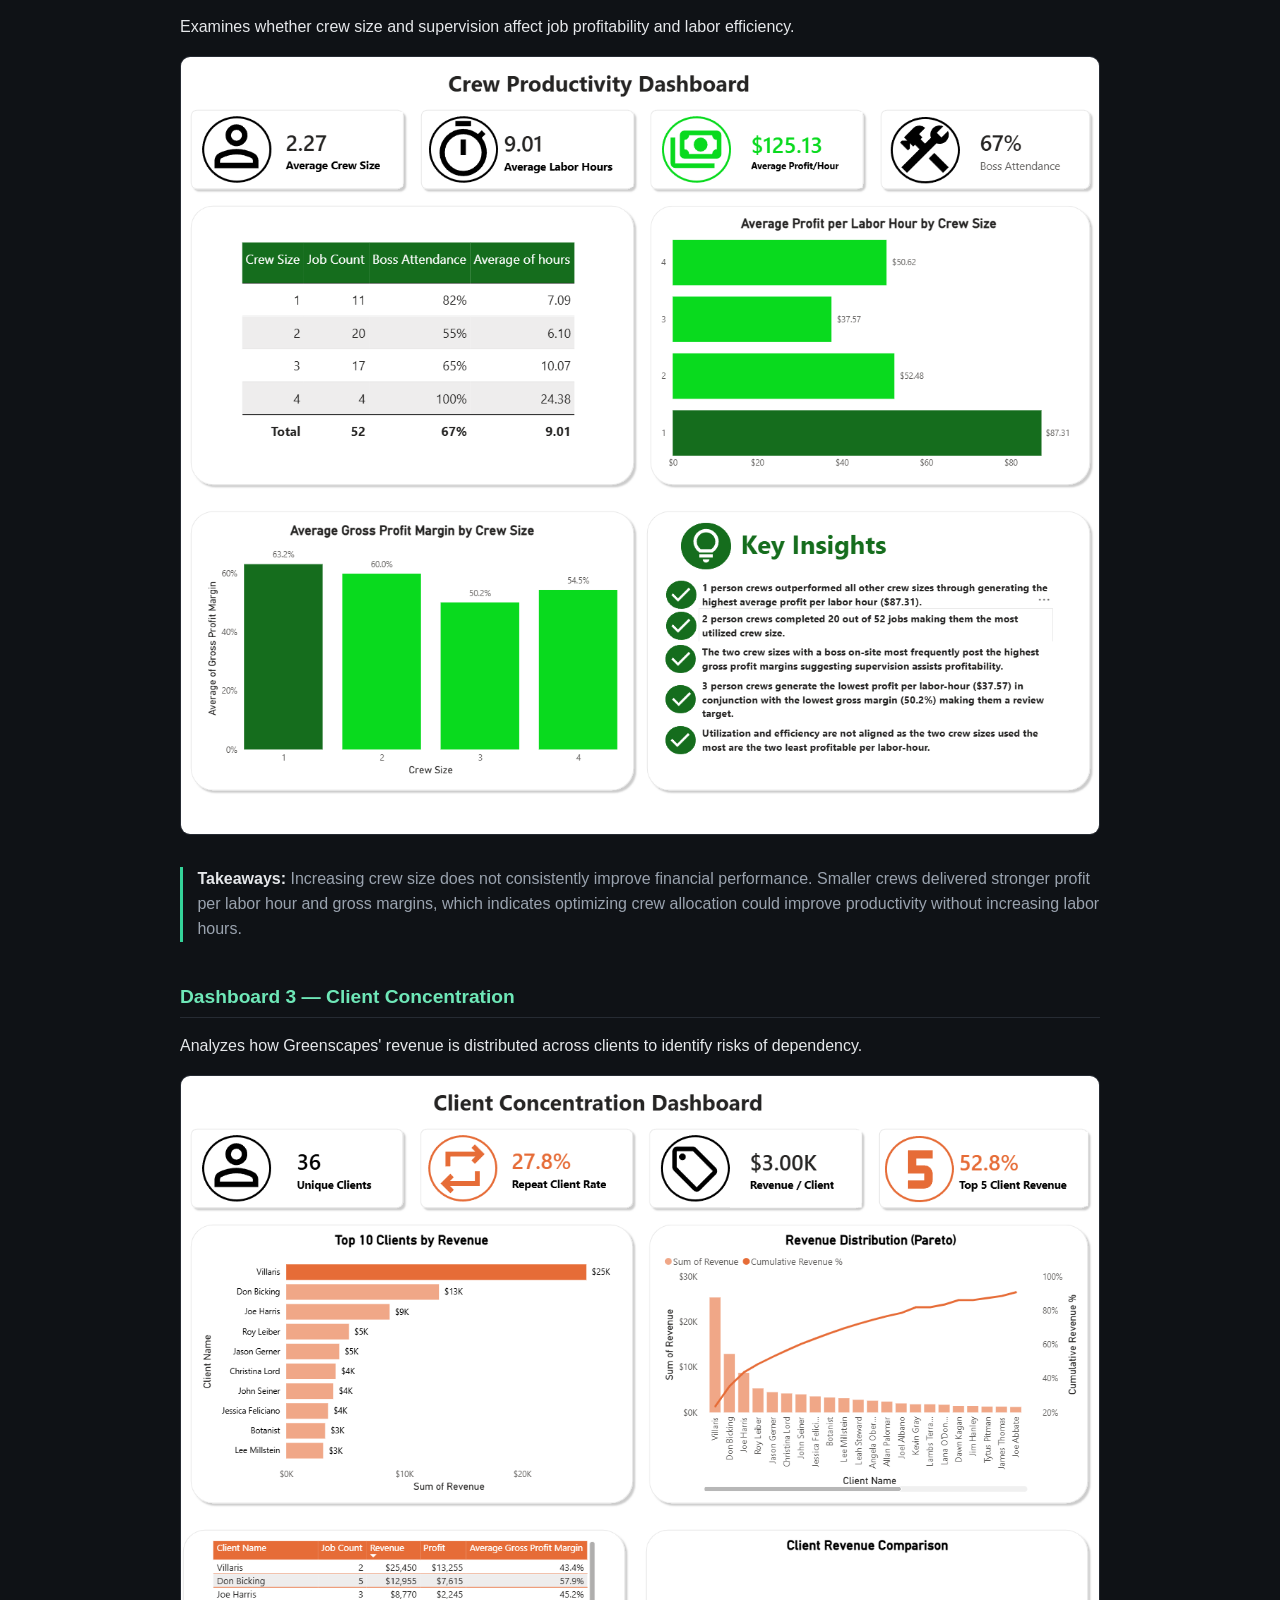
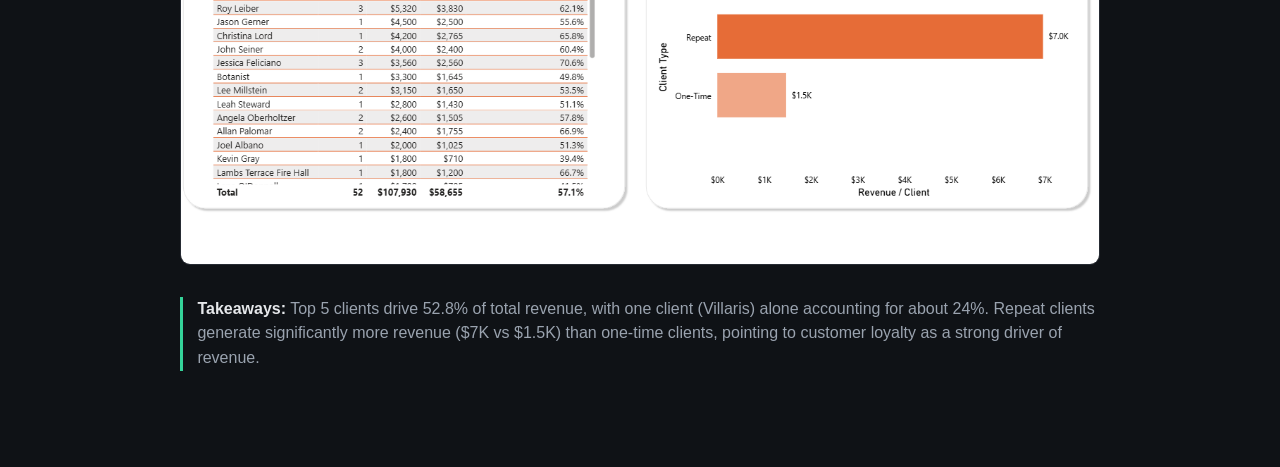
<file: projects/greenscapes.html>
<!DOCTYPE html>
<html lang="en">
<head>
  <meta charset="UTF-8" />
  <meta name="viewport" content="width=device-width, initial-scale=1.0" />
  <title>Greenscapes — End-to-End Power BI Project — Logan Manuola</title>
  <link rel="stylesheet" href="../styles.css" />
</head>
<body>
  <header class="site-header">
    <nav class="nav">
      <a href="../index.html" class="brand">Logan Manuola</a>
      <ul class="nav-links">
        <li><a href="../index.html#projects">Projects</a></li>
        <li><a href="../index.html#contact">Contact</a></li>
      </ul>
    </nav>
  </header>

  <main class="project-page">
    <a class="back" href="../index.html" aria-label="Back to home">
      <span aria-hidden="true">&larr;</span>
      <svg class="home-icon" viewBox="0 0 24 24" fill="none" stroke="currentColor"
           stroke-width="1.8" stroke-linecap="round" stroke-linejoin="round" aria-hidden="true">
        <path d="M3 10.5 12 3l9 7.5" />
        <path d="M5 9.5V21h14V9.5" />
        <path d="M9.5 21v-6h5v6" />
      </svg>
      <span>Home</span>
    </a>
    <h1>Greenscapes — End-to-End Power BI Project</h1>
    <p class="project-meta">Power BI · 52 job IDs · 3 dashboards</p>

    <div class="callout">
      <p>
        <strong>Viewing these dashboards.</strong> These were built in Power BI Desktop.
        A live interactive embed isn't available here because my Microsoft account is a
        school tenant with &ldquo;Publish to web&rdquo; disabled by the admin. Instead,
        each dashboard is shown as a full screenshot below, and you can
        <a href="../assets/files/greenscapes.pbix" download>download the original .pbix file</a>
        to open and interact with it in Power BI Desktop (free, Windows).
      </p>
    </div>

    <h2>Overview</h2>
    <p>
      I built this end-to-end business intelligence project by importing operational data
      from PostgreSQL into Power BI, creating DAX measures, and designing interactive
      dashboards that translate business data into insights. This portfolio project focuses
      on identifying the key drivers of revenue, profitability, and labor efficiency across
      the business.
    </p>

    <h2>Dashboard 1 — Service-Line Optimization</h2>
    <p>
      Compares profitability across service lines to identify which offerings drive
      margin versus volume.
    </p>
    <figure class="dashboard-shot">
      <img src="../assets/images/Service-Line-Optimization-Dashboard.png"
           alt="Greenscapes Dashboard 1 — Service-Line Optimization" loading="lazy" />
    </figure>
    <p class="takeaway">
      <strong>Takeaways:</strong> Continue using mulching services to maintain a consistent
      influx of work, but allocate additional marketing towards higher-margin services such
      as Stone Work and Hauling Services to maximize profit.
    </p>

    <h2>Dashboard 2 — Crew Productivity</h2>
    <p>
      Examines whether crew size and supervision affect job profitability and labor
      efficiency.
    </p>
    <figure class="dashboard-shot">
      <img src="../assets/images/Crew-Productivity-Dashboard.png"
           alt="Greenscapes Dashboard 2 — Crew Productivity" loading="lazy" />
    </figure>
    <p class="takeaway">
      <strong>Takeaways:</strong> Increasing crew size does not consistently improve
      financial performance. Smaller crews delivered stronger profit per labor hour and
      gross margins, which indicates optimizing crew allocation could improve productivity
      without increasing labor hours.
    </p>

    <h2>Dashboard 3 — Client Concentration</h2>
    <p>
      Analyzes how Greenscapes' revenue is distributed across clients to identify risks
      of dependency.
    </p>
    <figure class="dashboard-shot">
      <img src="../assets/images/Client-Concentration-Dashboard.png"
           alt="Greenscapes Dashboard 3 — Client Concentration" loading="lazy" />
    </figure>
    <p class="takeaway">
      <strong>Takeaways:</strong> Top 5 clients drive 52.8% of total revenue, with one
      client (Villaris) alone accounting for about 24%. Repeat clients generate
      significantly more revenue ($7K vs $1.5K) than one-time clients, pointing to
      customer loyalty as a strong driver of revenue.
    </p>
  </main>
</body>
</html>
</file>
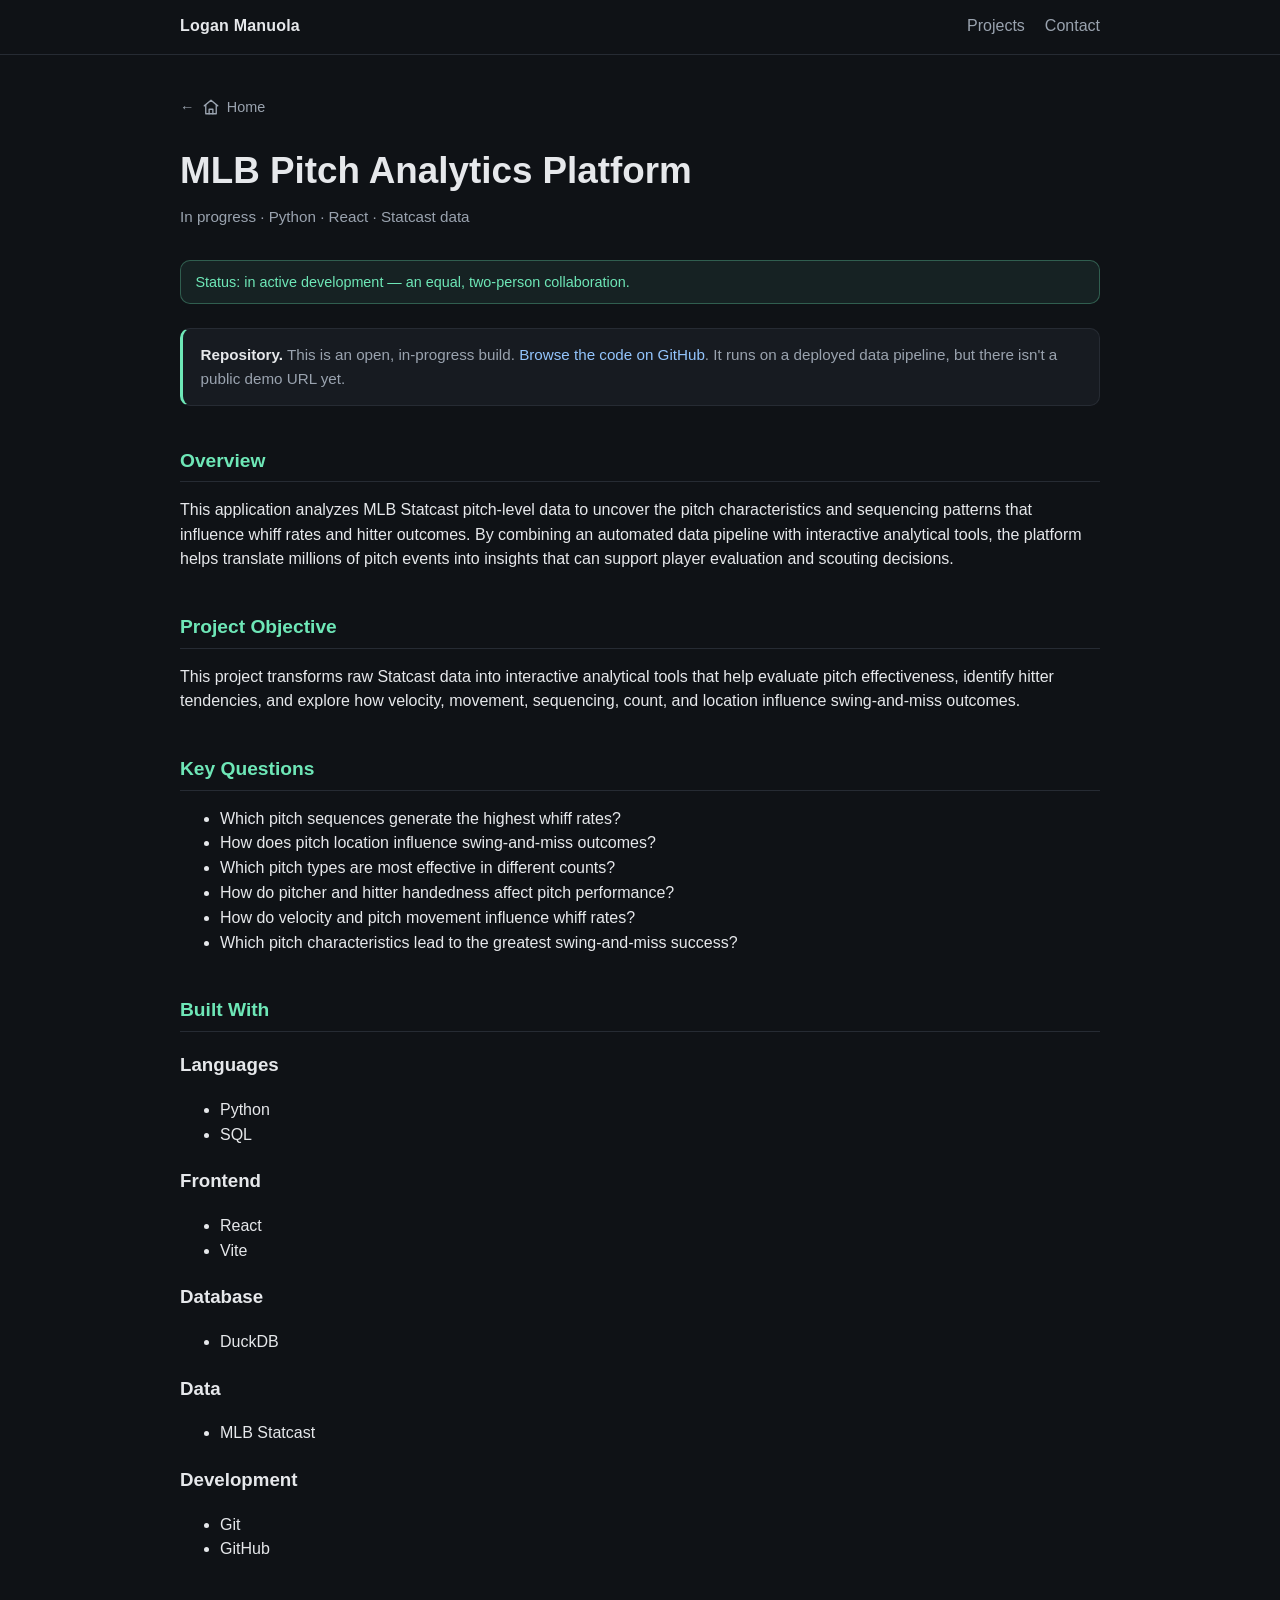
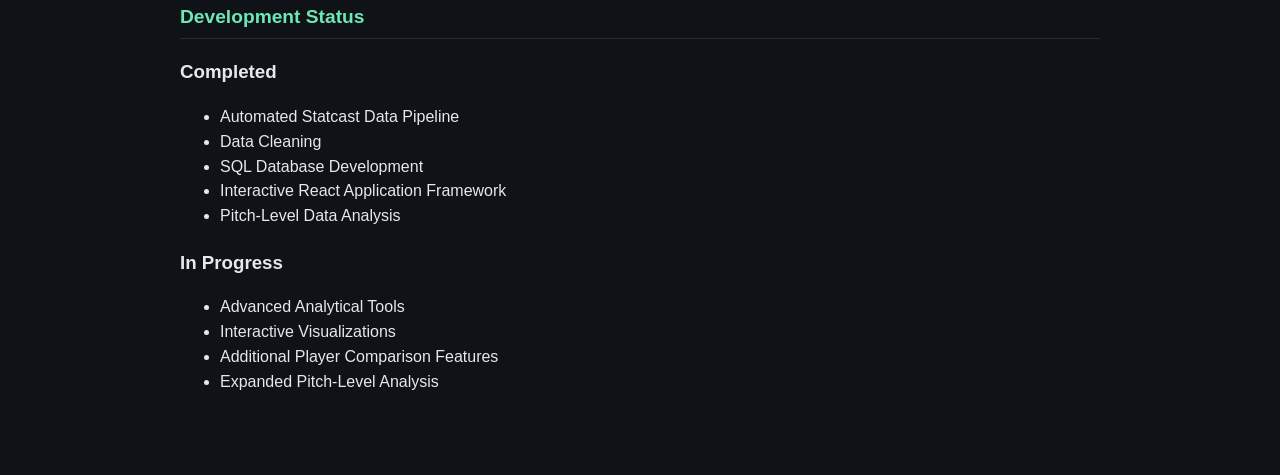
<file: projects/mlb-pitching.html>
<!DOCTYPE html>
<html lang="en">
<head>
  <meta charset="UTF-8" />
  <meta name="viewport" content="width=device-width, initial-scale=1.0" />
  <title>MLB Pitch Analytics Platform — Logan Manuola</title>
  <link rel="stylesheet" href="../styles.css" />
</head>
<body>
  <header class="site-header">
    <nav class="nav">
      <a href="../index.html" class="brand">Logan Manuola</a>
      <ul class="nav-links">
        <li><a href="../index.html#projects">Projects</a></li>
        <li><a href="../index.html#contact">Contact</a></li>
      </ul>
    </nav>
  </header>

  <main class="project-page">
    <a class="back" href="../index.html" aria-label="Back to home">
      <span aria-hidden="true">&larr;</span>
      <svg class="home-icon" viewBox="0 0 24 24" fill="none" stroke="currentColor"
           stroke-width="1.8" stroke-linecap="round" stroke-linejoin="round" aria-hidden="true">
        <path d="M3 10.5 12 3l9 7.5" />
        <path d="M5 9.5V21h14V9.5" />
        <path d="M9.5 21v-6h5v6" />
      </svg>
      <span>Home</span>
    </a>
    <h1>MLB Pitch Analytics Platform</h1>
    <p class="project-meta">In progress · Python · React · Statcast data</p>

    <div class="status-banner">Status: in active development — an equal, two-person collaboration.</div>

    <div class="callout">
      <p>
        <strong>Repository.</strong> This is an open, in-progress build.
        <a href="https://github.com/N-Rossi/Python-MLB-Whiff_Percentage" target="_blank" rel="noopener">Browse
        the code on GitHub</a>. It runs on a deployed data pipeline, but there isn't a public
        demo URL yet.
      </p>
    </div>

    <h2>Overview</h2>
    <p>
      This application analyzes MLB Statcast pitch-level data to uncover the pitch
      characteristics and sequencing patterns that influence whiff rates and hitter outcomes.
      By combining an automated data pipeline with interactive analytical tools, the platform
      helps translate millions of pitch events into insights that can support player
      evaluation and scouting decisions.
    </p>

    <h2>Project Objective</h2>
    <p>
      This project transforms raw Statcast data into interactive analytical tools that help
      evaluate pitch effectiveness, identify hitter tendencies, and explore how velocity,
      movement, sequencing, count, and location influence swing-and-miss outcomes.
    </p>

    <h2>Key Questions</h2>
    <ul>
      <li>Which pitch sequences generate the highest whiff rates?</li>
      <li>How does pitch location influence swing-and-miss outcomes?</li>
      <li>Which pitch types are most effective in different counts?</li>
      <li>How do pitcher and hitter handedness affect pitch performance?</li>
      <li>How do velocity and pitch movement influence whiff rates?</li>
      <li>Which pitch characteristics lead to the greatest swing-and-miss success?</li>
    </ul>

    <h2>Built With</h2>

    <h3>Languages</h3>
    <ul>
      <li>Python</li>
      <li>SQL</li>
    </ul>

    <h3>Frontend</h3>
    <ul>
      <li>React</li>
      <li>Vite</li>
    </ul>

    <h3>Database</h3>
    <ul>
      <li>DuckDB</li>
    </ul>

    <h3>Data</h3>
    <ul>
      <li>MLB Statcast</li>
    </ul>

    <h3>Development</h3>
    <ul>
      <li>Git</li>
      <li>GitHub</li>
    </ul>

    <h2>Development Status</h2>

    <h3>Completed</h3>
    <ul>
      <li>Automated Statcast Data Pipeline</li>
      <li>Data Cleaning</li>
      <li>SQL Database Development</li>
      <li>Interactive React Application Framework</li>
      <li>Pitch-Level Data Analysis</li>
    </ul>

    <h3>In Progress</h3>
    <ul>
      <li>Advanced Analytical Tools</li>
      <li>Interactive Visualizations</li>
      <li>Additional Player Comparison Features</li>
      <li>Expanded Pitch-Level Analysis</li>
    </ul>
  </main>
</body>
</html>
</file>
<file: styles.css>
:root {
  --bg: #0f1216;
  --bg-elev: #171b21;
  --border: #262b33;
  --text: #e6e8eb;
  --text-dim: #9aa3af;
  --accent: #6ee7b7;
  --accent-dim: #34d399;
  --link: #93c5fd;
  --radius: 10px;
  --max-w: 960px;
}

* { box-sizing: border-box; }

html, body {
  margin: 0;
  padding: 0;
  background: var(--bg);
  color: var(--text);
  font-family: -apple-system, BlinkMacSystemFont, "Segoe UI", Roboto, Helvetica, Arial, sans-serif;
  line-height: 1.55;
  -webkit-font-smoothing: antialiased;
}

a { color: var(--link); text-decoration: none; }
a:hover { text-decoration: underline; }

.site-header {
  border-bottom: 1px solid var(--border);
  background: var(--bg);
  position: sticky;
  top: 0;
  z-index: 10;
}

.nav {
  max-width: var(--max-w);
  margin: 0 auto;
  padding: 0.9rem 1.25rem;
  display: flex;
  align-items: center;
  justify-content: space-between;
}

.brand {
  color: var(--text);
  font-weight: 600;
  letter-spacing: 0.2px;
}

.home-icon {
  width: 18px;
  height: 18px;
  flex-shrink: 0;
}

.nav-links {
  list-style: none;
  display: flex;
  gap: 1.25rem;
  padding: 0;
  margin: 0;
}

.nav-links a { color: var(--text-dim); }
.nav-links a:hover { color: var(--text); text-decoration: none; }

main {
  max-width: var(--max-w);
  margin: 0 auto;
  padding: 2.5rem 1.25rem 4rem;
}

.hero {
  padding: 2rem 0 3rem;
  border-bottom: 1px solid var(--border);
  margin-bottom: 2.5rem;
}

.hero h1 {
  font-size: clamp(1.9rem, 4vw, 2.6rem);
  margin: 0 0 0.75rem;
}

.lede {
  color: var(--text-dim);
  font-size: 1.05rem;
  max-width: 620px;
}

.section { margin: 3rem 0; }
.section h2 {
  font-size: 1.35rem;
  margin: 0 0 1.25rem;
  color: var(--accent);
}

.project-grid {
  display: grid;
  gap: 1rem;
  grid-template-columns: 1fr;
}

@media (min-width: 720px) {
  .project-grid { grid-template-columns: 1fr 1fr; }
}

.project-card {
  display: block;
  background: var(--bg-elev);
  border: 1px solid var(--border);
  border-radius: var(--radius);
  padding: 1.25rem;
  color: var(--text);
  transition: border-color 0.15s ease, transform 0.15s ease;
}

.project-card:hover {
  border-color: var(--accent-dim);
  text-decoration: none;
  transform: translateY(-1px);
}

.project-card h3 { margin: 0 0 0.35rem; font-size: 1.1rem; }
.project-card p { margin: 0.35rem 0; color: var(--text-dim); font-size: 0.95rem; }

.tag {
  font-size: 0.8rem !important;
  color: var(--accent) !important;
  text-transform: uppercase;
  letter-spacing: 0.05em;
}

.skill-list {
  list-style: none;
  padding: 0;
  margin: 0;
  display: grid;
  gap: 0.5rem;
  grid-template-columns: 1fr;
}
@media (min-width: 720px) {
  .skill-list { grid-template-columns: 1fr 1fr; }
}
.skill-list li {
  background: var(--bg-elev);
  border: 1px solid var(--border);
  border-radius: var(--radius);
  padding: 0.65rem 0.9rem;
  color: var(--text-dim);
  font-size: 0.95rem;
}

.site-footer {
  border-top: 1px solid var(--border);
  padding: 1.5rem 1.25rem;
  text-align: center;
  color: var(--text-dim);
  font-size: 0.85rem;
}

/* Project page layout */
.project-page {
  max-width: var(--max-w);
  margin: 0 auto;
  padding: 2.5rem 1.25rem 4rem;
}

.project-page .back {
  display: inline-flex;
  align-items: center;
  gap: 0.45rem;
  margin-bottom: 1.5rem;
  color: var(--text-dim);
  font-size: 0.9rem;
}

.project-page .back:hover {
  color: var(--accent);
  text-decoration: none;
}

.project-page h1 {
  font-size: clamp(1.7rem, 4vw, 2.3rem);
  margin: 0 0 0.35rem;
}

.project-meta {
  color: var(--text-dim);
  font-size: 0.95rem;
  margin: 0 0 2rem;
}

.project-page h2 {
  margin-top: 2.5rem;
  color: var(--accent);
  font-size: 1.2rem;
  border-bottom: 1px solid var(--border);
  padding-bottom: 0.35rem;
}

.status-banner {
  background: rgba(110, 231, 183, 0.08);
  border: 1px solid rgba(110, 231, 183, 0.3);
  color: var(--accent);
  padding: 0.6rem 0.9rem;
  border-radius: var(--radius);
  font-size: 0.9rem;
  margin-bottom: 1.5rem;
}

.dashboard-shot {
  margin: 1rem 0 2rem;
}

.dashboard-shot img {
  display: block;
  width: 100%;
  height: auto;
  background: var(--bg-elev);
  border: 1px solid var(--border);
  border-radius: var(--radius);
}

.callout {
  background: var(--bg-elev);
  border: 1px solid var(--border);
  border-left: 3px solid var(--accent);
  border-radius: var(--radius);
  padding: 0.9rem 1.1rem;
  margin: 1.25rem 0;
}

.callout p {
  margin: 0;
  color: var(--text-dim);
  font-size: 0.95rem;
}

.callout strong { color: var(--text); }

.takeaway {
  border-left: 3px solid var(--accent-dim);
  padding-left: 0.9rem;
  margin: 0 0 2rem;
  color: var(--text-dim);
}

.takeaway strong { color: var(--text); }

.table-wrap {
  overflow-x: auto;
  margin: 0.75rem 0 0.5rem;
  border: 1px solid var(--border);
  border-radius: var(--radius);
}

.data-table {
  width: 100%;
  border-collapse: collapse;
  font-size: 0.88rem;
  min-width: 560px;
}

.data-table th,
.data-table td {
  padding: 0.5rem 0.85rem;
  text-align: right;
  border-bottom: 1px solid var(--border);
  white-space: nowrap;
  vertical-align: top;
}

.data-table thead th {
  color: var(--text-dim);
  font-weight: 600;
}

.data-table th:first-child,
.data-table td:first-child {
  text-align: left;
  color: var(--text);
  white-space: normal;
}

.data-table tbody tr:last-child td { border-bottom: 0; }

.data-table .se {
  display: block;
  color: var(--text-dim);
  font-size: 0.82em;
}

.data-table tr.indicator td {
  color: var(--text-dim);
  font-style: italic;
}

.data-table tr.indicator {
  border-top: 2px solid var(--border);
}

.table-note {
  color: var(--text-dim);
  font-size: 0.82rem;
  margin: 0 0 2rem;
}

.equation {
  background: var(--bg-elev);
  border: 1px solid var(--border);
  border-radius: var(--radius);
  padding: 1rem 1.25rem;
  margin: 1rem 0 1.25rem;
  text-align: center;
  font-size: 1.05rem;
  overflow-x: auto;
  white-space: nowrap;
}

.figure {
  margin: 1rem 0 1.75rem;
}

.figure img {
  display: block;
  width: 100%;
  height: auto;
  border: 1px solid var(--border);
  border-radius: var(--radius);
}

.figure figcaption {
  color: var(--text-dim);
  font-size: 0.85rem;
  margin-top: 0.5rem;
}

.contact-links {
  display: flex;
  flex-wrap: wrap;
  gap: 0.75rem;
}

.contact-link {
  display: inline-flex;
  align-items: center;
  gap: 0.6rem;
  padding: 0.6rem 1rem;
  border: 1px solid var(--border);
  border-radius: var(--radius);
  background: var(--bg-elev);
  color: var(--text);
  transition: border-color 0.15s ease, color 0.15s ease;
}

.contact-link:hover {
  text-decoration: none;
  border-color: var(--accent);
  color: var(--accent);
}

.contact-icon {
  width: 22px;
  height: 22px;
  flex-shrink: 0;
}

/* ============================================================
   HOMEPAGE REDESIGN  (scoped to body.home — project pages
   above are untouched; color palette in :root is unchanged)
   ============================================================ */

.home {
  font-family: "Inter", -apple-system, BlinkMacSystemFont, "Segoe UI", Roboto, Helvetica, Arial, sans-serif;
}

.home main {
  max-width: 1160px;
  padding: 2rem 1.5rem 6rem;
}

/* Background decoration: soft glows + faded grid */
.home .bg-decor {
  position: fixed;
  inset: 0;
  z-index: -1;
  pointer-events: none;
  background:
    radial-gradient(55% 45% at 82% -8%, rgba(110, 231, 183, 0.10), transparent 70%),
    radial-gradient(40% 40% at -5% 8%, rgba(52, 211, 153, 0.06), transparent 70%);
}

.home .bg-decor::before {
  content: "";
  position: absolute;
  inset: 0;
  background-image:
    linear-gradient(var(--border) 1px, transparent 1px),
    linear-gradient(90deg, var(--border) 1px, transparent 1px);
  background-size: 52px 52px;
  -webkit-mask-image: radial-gradient(circle at 50% -5%, #000, transparent 65%);
  mask-image: radial-gradient(circle at 50% -5%, #000, transparent 65%);
  opacity: 0.13;
}

/* Glass sticky header */
.home .site-header {
  background: rgba(15, 18, 22, 0.72);
  -webkit-backdrop-filter: blur(12px);
  backdrop-filter: blur(12px);
}

.home .nav { max-width: 1160px; padding: 1rem 1.5rem; }

.home .nav-links a { transition: color 0.15s ease; }

/* ---------- Shared building blocks ---------- */
.home .eyebrow {
  display: inline-block;
  text-transform: uppercase;
  letter-spacing: 0.14em;
  font-size: 0.74rem;
  font-weight: 600;
  color: var(--accent);
  margin-bottom: 0.5rem;
}

.home .badges { display: flex; flex-wrap: wrap; gap: 0.5rem; }

.home .badge {
  display: inline-flex;
  align-items: center;
  padding: 0.32rem 0.75rem;
  font-size: 0.8rem;
  border-radius: 999px;
  background: rgba(255, 255, 255, 0.04);
  border: 1px solid var(--border);
  color: var(--text-dim);
  cursor: default;
}

.home .btn {
  display: inline-flex;
  align-items: center;
  justify-content: center;
  gap: 0.5rem;
  padding: 0.72rem 1.3rem;
  border-radius: 12px;
  font-weight: 600;
  font-size: 0.95rem;
  border: 1px solid transparent;
  transition: transform 0.18s ease, box-shadow 0.18s ease, border-color 0.18s ease, color 0.18s ease;
}
.home .btn:hover { text-decoration: none; }

.home .btn-primary {
  background: linear-gradient(180deg, var(--accent), var(--accent-dim));
  color: #08110d;
  box-shadow: 0 8px 24px rgba(52, 211, 153, 0.18);
}
.home .btn-primary:hover {
  transform: translateY(-2px);
  box-shadow: 0 12px 32px rgba(52, 211, 153, 0.30);
}

.home .btn-ghost {
  background: var(--bg-elev);
  border-color: var(--border);
  color: var(--text);
}
.home .btn-ghost:hover {
  transform: translateY(-2px);
  border-color: var(--accent);
  color: var(--accent);
}

/* ---------- Hero ---------- */
.home .hero {
  border-bottom: none;
  margin-bottom: 1rem;
  padding: 3.5rem 0 2.5rem;
}

.home .hero-content {
  display: grid;
  grid-template-columns: 1fr;
  gap: 2.5rem;
  align-items: center;
}
@media (min-width: 900px) {
  .home .hero-content { grid-template-columns: 1.4fr 0.6fr; gap: 3.5rem; }
}

.home .status-pill {
  display: inline-flex;
  align-items: center;
  gap: 0.5rem;
  padding: 0.4rem 0.85rem;
  border-radius: 999px;
  background: rgba(110, 231, 183, 0.06);
  border: 1px solid var(--border);
  font-size: 0.82rem;
  color: var(--text-dim);
  margin-bottom: 1.25rem;
  transition: border-color 0.15s ease, color 0.15s ease;
}
.home .status-pill:hover {
  border-color: var(--accent);
  color: var(--text);
  text-decoration: none;
}
.home .status-pill .dot {
  width: 8px; height: 8px;
  border-radius: 50%;
  background: var(--accent);
  flex-shrink: 0;
}

.home .hero h1 {
  font-size: clamp(2.3rem, 5.2vw, 3.5rem);
  line-height: 1.06;
  letter-spacing: -0.02em;
  font-weight: 800;
  margin: 0 0 1.1rem;
  background: linear-gradient(180deg, #ffffff, #b7c0cb);
  -webkit-background-clip: text;
  background-clip: text;
  color: transparent;
}

.home .lede {
  color: var(--text-dim);
  font-size: 1.12rem;
  max-width: 580px;
  margin: 0 0 1.6rem;
}

.home .hero-cta { display: flex; flex-wrap: wrap; gap: 0.85rem; margin-top: 1.6rem; }

.home .hero-kpis { display: grid; grid-template-columns: 1fr; gap: 1rem; }
@media (max-width: 899px) {
  .home .hero-kpis { grid-template-columns: repeat(3, 1fr); gap: 0.75rem; }
}

.home .kpi-card {
  background: linear-gradient(180deg, rgba(255, 255, 255, 0.035), rgba(255, 255, 255, 0.012));
  border: 1px solid var(--border);
  border-radius: 16px;
  padding: 1.3rem 1.4rem;
  -webkit-backdrop-filter: blur(6px);
  backdrop-filter: blur(6px);
  cursor: default;
}
.home .kpi-num {
  display: block;
  font-size: 2rem;
  font-weight: 800;
  line-height: 1;
  color: var(--accent);
}
.home .kpi-label { color: var(--text-dim); font-size: 0.9rem; }

/* ---------- Section headings ---------- */
.home .section { margin: 5rem 0; }
.home .section-head { margin-bottom: 1.9rem; }
.home .section-title {
  font-size: clamp(1.5rem, 3vw, 2.05rem);
  font-weight: 700;
  letter-spacing: -0.01em;
  color: var(--text);
  margin: 0;
}

/* ---------- Featured project ---------- */
.home .featured {
  position: relative;
  overflow: hidden;
  display: grid;
  grid-template-columns: 1fr;
  gap: 2rem;
  padding: 2rem;
  border: 1px solid var(--border);
  border-radius: 22px;
  background: linear-gradient(180deg, var(--bg-elev), rgba(23, 27, 33, 0.55));
  color: var(--text);
  transition: transform 0.2s ease, border-color 0.2s ease, box-shadow 0.2s ease;
}
.home .featured:hover {
  transform: translateY(-4px);
  border-color: var(--accent);
  box-shadow: 0 26px 64px rgba(0, 0, 0, 0.45);
  text-decoration: none;
}
@media (min-width: 900px) {
  .home .featured { grid-template-columns: 0.85fr 1.15fr; align-items: center; padding: 2.75rem; gap: 3rem; }
}
.home .featured-link {
  display: inline-block;
  margin-top: 1.5rem;
  color: var(--accent);
  font-weight: 600;
  font-size: 0.95rem;
}
.home .featured:hover .featured-link { color: var(--accent-dim); }
.home .featured::before {
  content: "";
  position: absolute;
  width: 440px; height: 440px;
  right: -120px; top: -140px;
  background: radial-gradient(circle, rgba(110, 231, 183, 0.13), transparent 70%);
  pointer-events: none;
}
.home .featured-info { position: relative; z-index: 1; }
.home .featured-info h3 {
  font-size: clamp(1.4rem, 2.4vw, 1.9rem);
  font-weight: 700;
  margin: 0.5rem 0 0.9rem;
  line-height: 1.15;
}
.home .featured-info > p { color: var(--text-dim); margin: 0 0 1.3rem; font-size: 1.02rem; }

.home .featured-preview {
  position: relative;
  z-index: 1;
  display: block;
  border-radius: 16px;
}
.home .featured-preview img {
  display: block;
  width: 100%;
  height: auto;
  border-radius: 16px;
  border: 1px solid var(--border);
  box-shadow: 0 24px 60px rgba(0, 0, 0, 0.45);
  transition: transform 0.3s ease;
}
.home .featured:hover .featured-preview img {
  transform: translateY(-3px) scale(1.01);
}

/* ---------- Project cards ---------- */
.home .project-grid { display: grid; gap: 1.5rem; grid-template-columns: 1fr; }
@media (min-width: 760px) {
  .home .project-grid.two { grid-template-columns: 1fr 1fr; }
}

.home .project-card {
  display: flex;
  flex-direction: column;
  gap: 0.55rem;
  min-height: 260px;
  padding: 1.9rem;
  border: 1px solid var(--border);
  border-radius: 18px;
  background: var(--bg-elev);
  transition: transform 0.2s ease, border-color 0.2s ease, box-shadow 0.2s ease;
}
.home .project-card:hover {
  transform: translateY(-5px);
  border-color: var(--accent-dim);
  box-shadow: 0 18px 44px rgba(0, 0, 0, 0.35);
}
.home .card-icon {
  display: inline-flex;
  align-items: center;
  justify-content: center;
  width: 46px; height: 46px;
  border-radius: 13px;
  background: rgba(110, 231, 183, 0.08);
  border: 1px solid var(--border);
  color: var(--accent);
  margin-bottom: 0.6rem;
}
.home .card-icon svg { width: 23px; height: 23px; }
.home .project-card h3 { font-size: 1.2rem; font-weight: 700; margin: 0; line-height: 1.25; }
.home .project-card p { margin: 0; color: var(--text-dim); font-size: 0.96rem; }
.home .card-link {
  margin-top: auto;
  padding-top: 0.6rem;
  color: var(--accent);
  font-weight: 600;
  font-size: 0.92rem;
  transition: gap 0.15s ease;
}
.home .project-card:hover .card-link { color: var(--accent-dim); }

/* ---------- Skills ---------- */
.home .skills-grid { display: flex; flex-wrap: wrap; justify-content: center; gap: 1.25rem; }
.home .skill-card { flex: 1 1 100%; }
@media (min-width: 640px) { .home .skill-card { flex: 0 1 calc((100% - 1.25rem) / 2); } }
@media (min-width: 980px) { .home .skill-card { flex: 0 1 calc((100% - 2 * 1.25rem) / 3); } }

.home .skill-card {
  padding: 1.6rem;
  border: 1px solid var(--border);
  border-radius: 18px;
  background: var(--bg-elev);
}
.home .skill-card h3 {
  display: flex;
  align-items: center;
  gap: 0.55rem;
  font-size: 0.98rem;
  font-weight: 600;
  margin: 0 0 1.1rem;
  color: var(--text);
}
.home .skill-ico {
  display: inline-flex;
  align-items: center;
  justify-content: center;
  width: 34px; height: 34px;
  border-radius: 10px;
  background: rgba(110, 231, 183, 0.08);
  color: var(--accent);
  flex-shrink: 0;
}
.home .skill-ico svg { width: 18px; height: 18px; }
.home .skill-pills { display: flex; flex-wrap: wrap; gap: 0.5rem; }
.home .pill {
  font-size: 0.82rem;
  padding: 0.34rem 0.72rem;
  border-radius: 999px;
  background: rgba(255, 255, 255, 0.04);
  border: 1px solid var(--border);
  color: var(--text-dim);
  cursor: default;
}

/* ---------- Contact ---------- */
.home .contact-card {
  padding: 2.5rem 2rem;
  border: 1px solid var(--border);
  border-radius: 22px;
  background: linear-gradient(180deg, var(--bg-elev), rgba(23, 27, 33, 0.5));
  text-align: center;
}
.home .contact-card .contact-links { justify-content: center; }
.home .contact-link { border-radius: 12px; padding: 0.72rem 1.15rem; }

/* ---------- About ---------- */
.home .about-card {
  padding: 2.1rem 2.3rem;
  border: 1px solid var(--border);
  border-radius: 20px;
  background: var(--bg-elev);
}
.home .about-card p {
  color: var(--text-dim);
  font-size: 1.05rem;
  line-height: 1.7;
  max-width: 820px;
  margin: 0 0 1.1rem;
}
.home .about-card p:last-child { margin-bottom: 0; }
.home .about-card strong { color: var(--text); font-weight: 600; }

/* ---------- Let's Connect ---------- */
.home .connect {
  position: relative;
  overflow: hidden;
  display: grid;
  grid-template-columns: 1fr;
  gap: 2.5rem;
  padding: 2.5rem;
  border: 1px solid var(--border);
  border-radius: 22px;
  background: linear-gradient(180deg, var(--bg-elev), rgba(23, 27, 33, 0.5));
}
@media (min-width: 900px) {
  .home .connect { grid-template-columns: 1.7fr 1fr; gap: 3.25rem; padding: 3rem; }
}
.home .connect-main { position: relative; z-index: 1; }
.home .connect-lede {
  color: var(--text-dim);
  font-size: 1.05rem;
  line-height: 1.65;
  max-width: 540px;
  margin: 0.75rem 0 1.9rem;
}

.home .connect-grid {
  display: grid;
  grid-template-columns: 1fr 1fr;
  gap: 1rem;
}
@media (max-width: 480px) { .home .connect-grid { grid-template-columns: 1fr; } }

.home .connect-card {
  display: flex;
  align-items: center;
  gap: 0.85rem;
  padding: 1.05rem 1.15rem;
  border: 1px solid var(--border);
  border-radius: 14px;
  background: rgba(255, 255, 255, 0.02);
  color: var(--text);
  transition: transform 0.18s ease, border-color 0.18s ease, background 0.18s ease;
}
.home .connect-card:hover {
  transform: translateY(-3px);
  border-color: var(--accent);
  background: rgba(110, 231, 183, 0.05);
  text-decoration: none;
}
.home .connect-card .cc-ico {
  display: inline-flex;
  align-items: center;
  justify-content: center;
  width: 42px; height: 42px;
  border-radius: 12px;
  flex-shrink: 0;
  background: rgba(110, 231, 183, 0.08);
  color: var(--accent);
}
.home .connect-card .cc-ico svg { width: 21px; height: 21px; }
.home .connect-card .cc-text { display: flex; flex-direction: column; min-width: 0; line-height: 1.25; }
.home .connect-card .cc-label { font-weight: 600; font-size: 0.98rem; }
.home .connect-card .cc-sub {
  color: var(--text-dim);
  font-size: 0.8rem;
  overflow: hidden;
  text-overflow: ellipsis;
  white-space: nowrap;
}

.home .connect-aside {
  position: relative;
  z-index: 1;
  display: flex;
  flex-direction: column;
  justify-content: center;
}
@media (min-width: 900px) {
  .home .connect-aside { padding-left: 3.25rem; border-left: 1px solid var(--border); }
}
.home .info-block { padding: 1.3rem 0; display: flex; flex-direction: column; gap: 0.4rem; }
.home .info-block:first-child { padding-top: 0; }
.home .info-block:last-child { padding-bottom: 0; }
.home .info-block + .info-block { border-top: 1px solid var(--border); }
.home .info-label {
  text-transform: uppercase;
  letter-spacing: 0.12em;
  font-size: 0.72rem;
  font-weight: 600;
  color: var(--accent);
}
.home .info-value { color: var(--text-dim); font-size: 0.96rem; line-height: 1.5; }
@media (max-width: 899px) {
  .home .info-block:first-child { padding-top: 1.3rem; border-top: 1px solid var(--border); }
}

/* ---------- Footer ---------- */
.home .site-footer {
  border-top: 1px solid var(--border);
  padding: 2rem 1.5rem;
  text-align: left;
}
.home .footer-inner {
  max-width: 1160px;
  margin: 0 auto;
  display: grid;
  grid-template-columns: 1fr auto 1fr;
  align-items: center;
  gap: 1rem;
}
.home .footer-logo {
  justify-self: start;
  font-weight: 800;
  letter-spacing: 0.5px;
  color: var(--text);
  background: var(--bg-elev);
  border: 1px solid var(--border);
  border-radius: 10px;
  padding: 0.4rem 0.65rem;
  font-size: 0.9rem;
}
.home .footer-nav {
  justify-self: center;
  display: flex;
  align-items: center;
  gap: 0.75rem;
  flex-wrap: wrap;
  justify-content: center;
}
.home .footer-nav a { color: var(--text-dim); font-size: 0.9rem; transition: color 0.15s ease; }
.home .footer-nav a:hover { color: var(--accent); text-decoration: none; }
.home .footer-nav .sep { color: var(--border); }
.home .footer-copy { justify-self: end; color: var(--text-dim); font-size: 0.85rem; }
@media (max-width: 680px) {
  .home .footer-inner { grid-template-columns: 1fr; justify-items: center; gap: 1.1rem; text-align: center; }
  .home .footer-logo, .home .footer-nav, .home .footer-copy { justify-self: center; }
}

/* ---------- Scroll reveal ---------- */
.home .reveal {
  opacity: 0;
  transform: translateY(26px);
  transition: opacity 0.6s ease, transform 0.6s ease;
}
.home .reveal.is-visible { opacity: 1; transform: none; }

@media (prefers-reduced-motion: reduce) {
  .home .reveal { opacity: 1; transform: none; transition: none; }
  .home .btn:hover,
  .home .project-card:hover,
  .home .featured:hover,
  .home .connect-card:hover { transform: none; }
  .home .featured:hover .featured-preview img { transform: none; }
}
</file>
